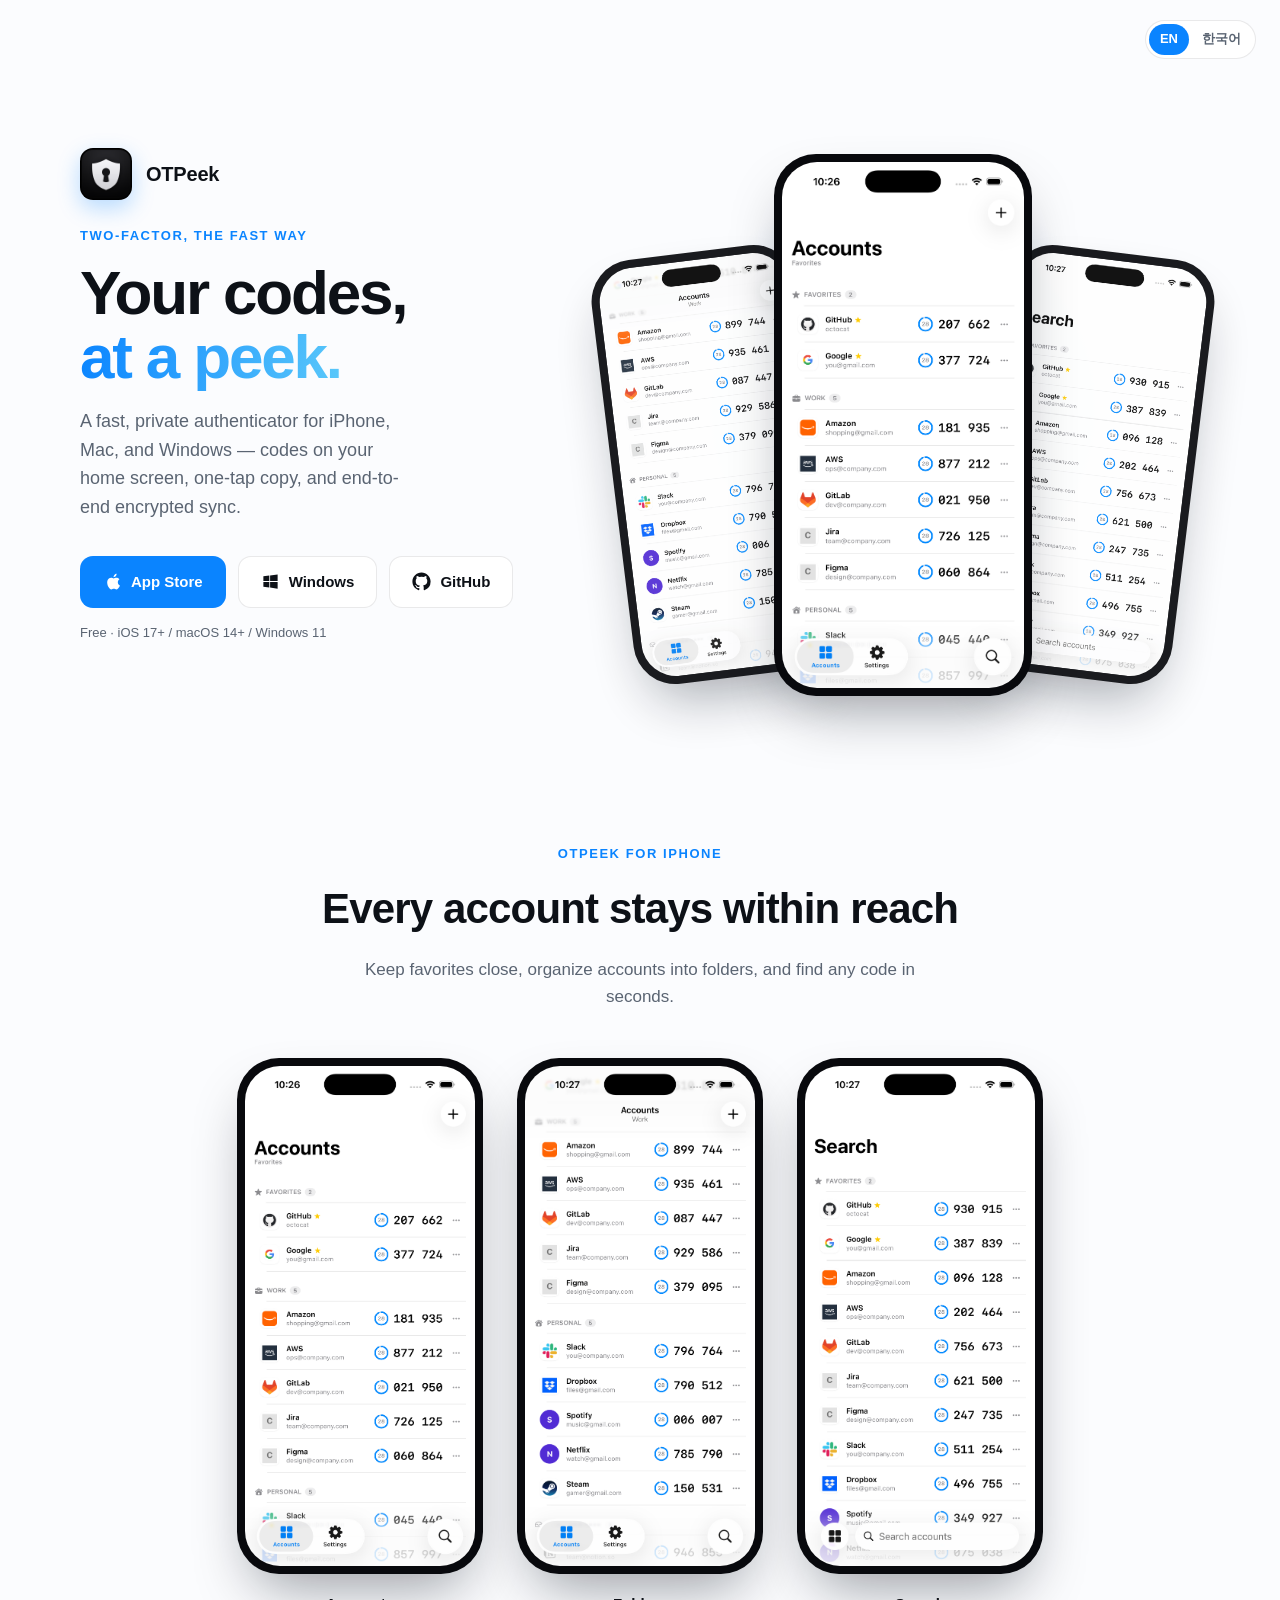
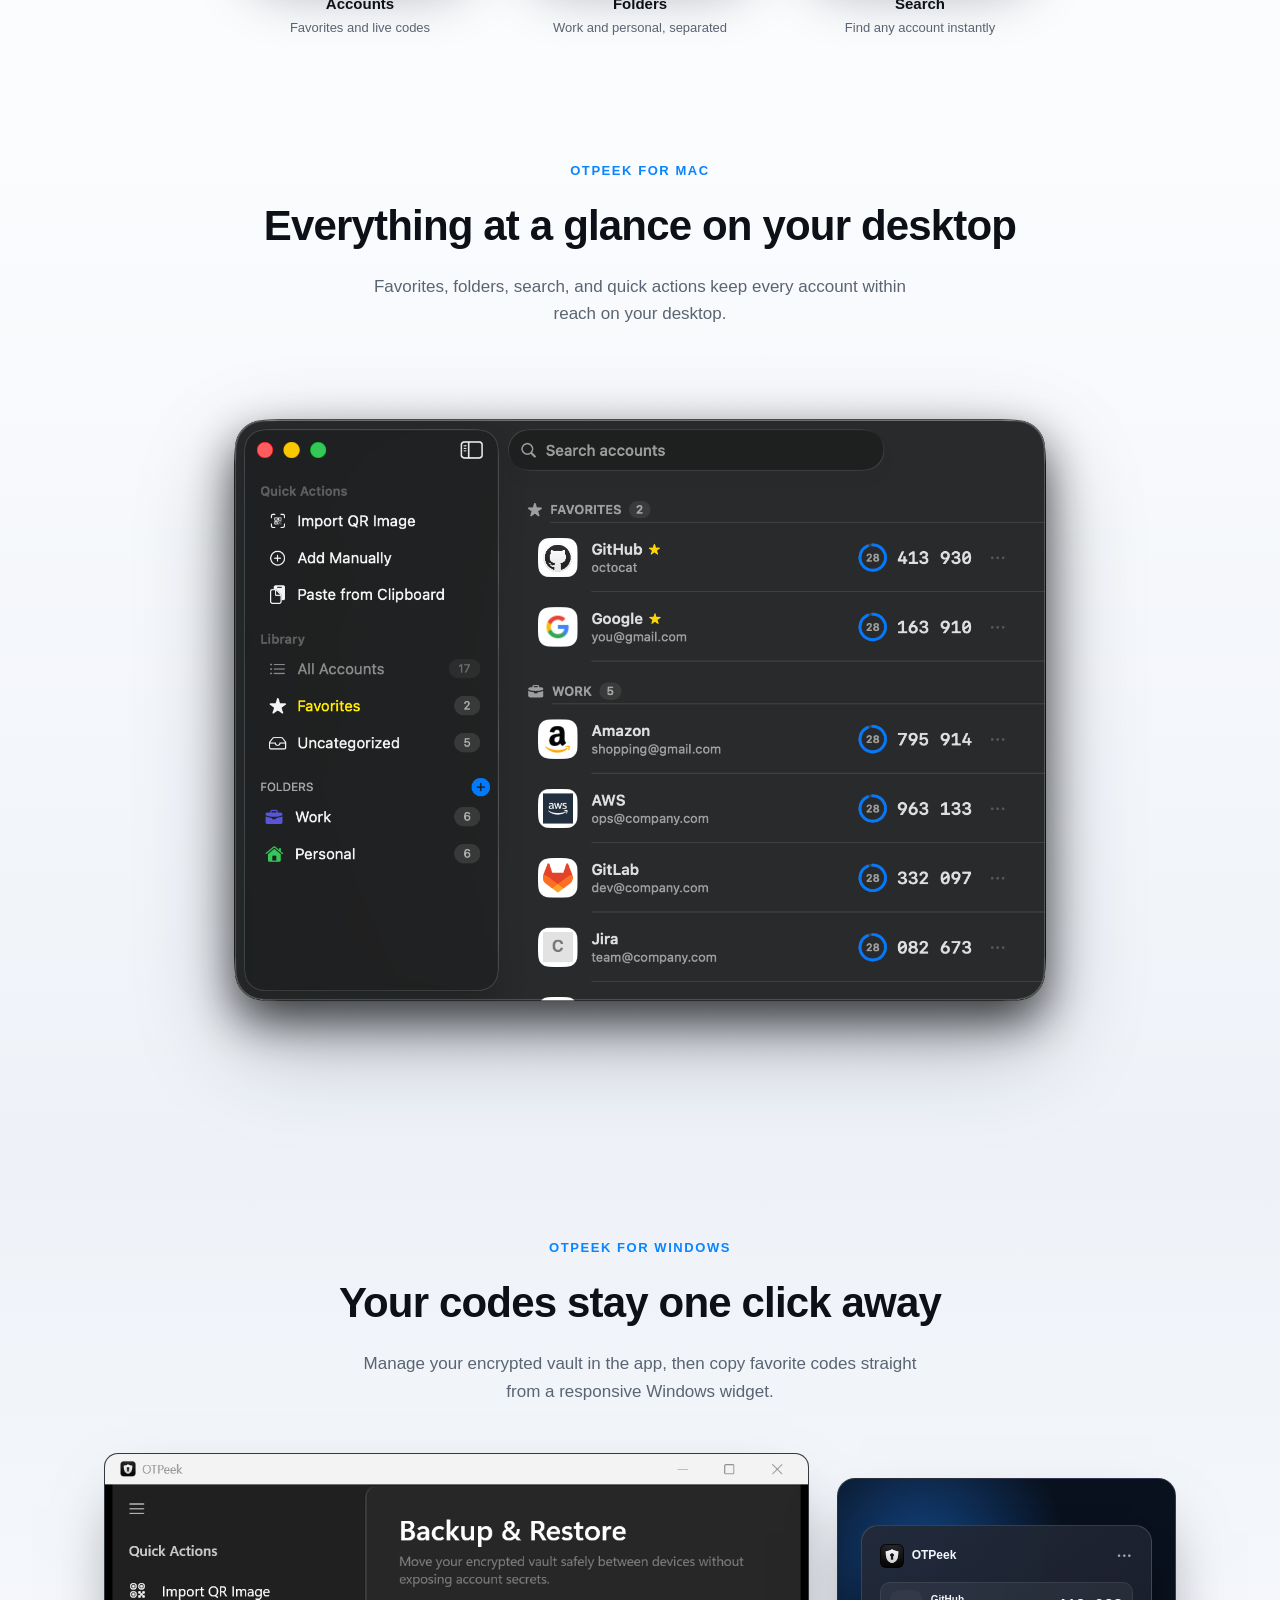
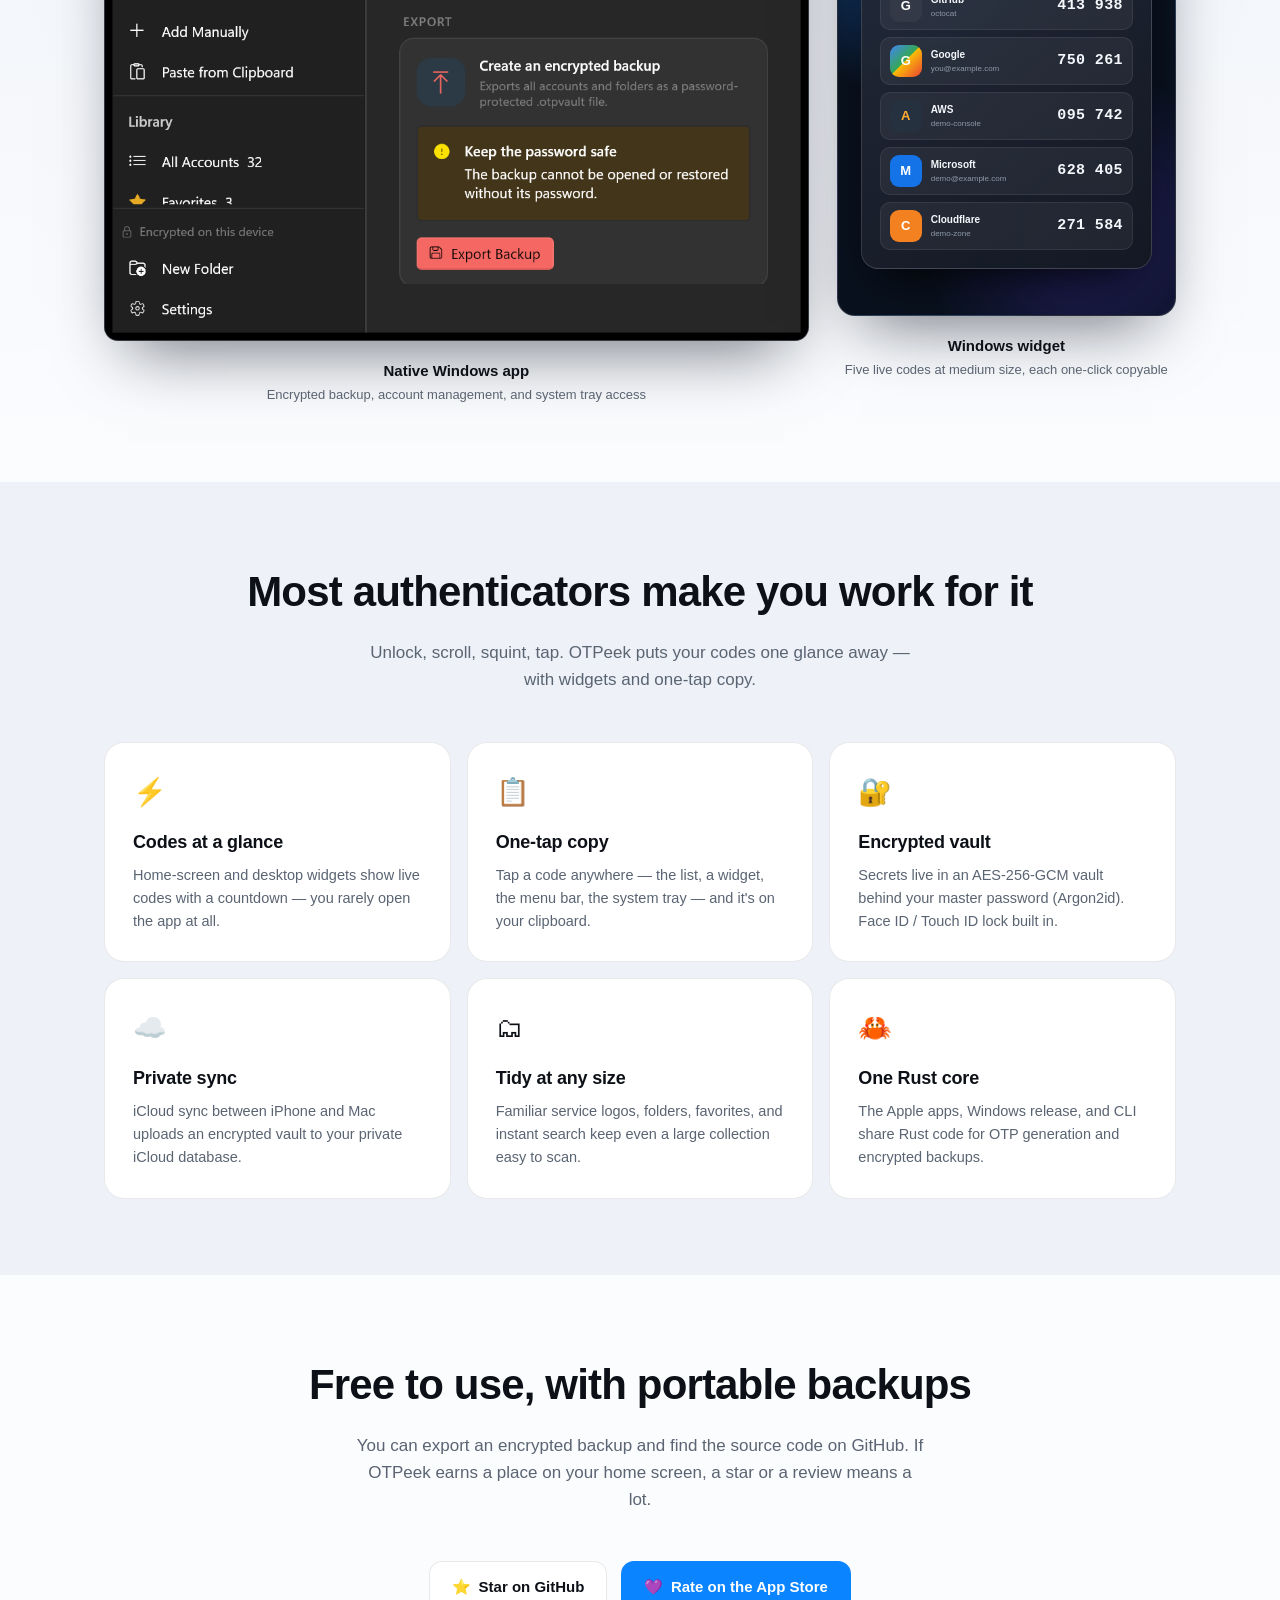
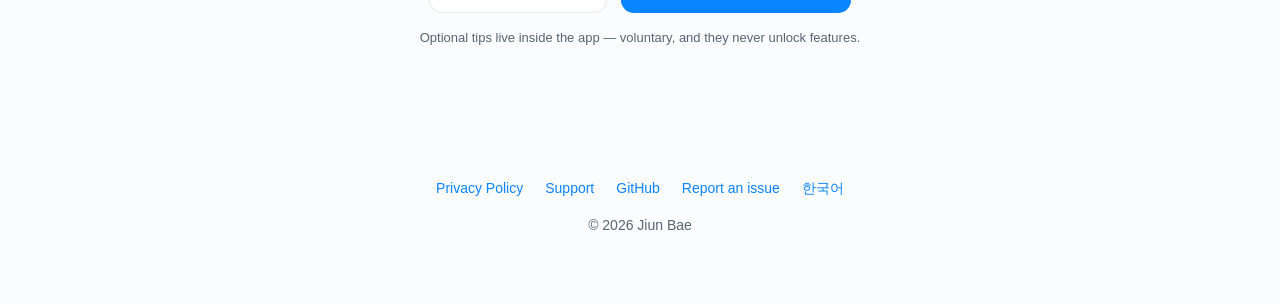
<file: website/index.html>
<!DOCTYPE html>
<html lang="en">
<head>
<meta charset="utf-8">
<meta name="viewport" content="width=device-width, initial-scale=1">
<title>OTPeek — Your codes, at a peek</title>
<meta name="description" content="OTPeek is a fast, private two-factor authentication app for iPhone, Mac, and Windows. Codes on your home screen, one-tap copy, encrypted sync — built on a shared Rust core.">
<meta property="og:title" content="OTPeek — Your codes, at a peek">
<meta property="og:description" content="Fast, private 2FA for iPhone, Mac, and Windows. Widgets, one-tap copy, end-to-end encrypted sync.">
<meta property="og:image" content="https://jiun.dev/OTPeek/assets/icon-512.png">
<meta property="og:url" content="https://jiun.dev/OTPeek/">
<link rel="icon" href="assets/icon-180.png">
<link rel="apple-touch-icon" href="assets/icon-180.png">
<link rel="alternate" hreflang="ko" href="https://jiun.dev/OTPeek/ko/">
<link rel="stylesheet" href="assets/site.css">
</head>
<body>

<nav class="lang"><a class="on" href="./">EN</a><a href="ko/">한국어</a></nav>

<header class="wrap hero">
  <div>
    <div class="brand">
      <img src="assets/icon-512.png" alt="OTPeek icon" width="52" height="52">
      <span>OTPeek</span>
    </div>
    <p class="eyebrow">Two-factor, the fast way</p>
    <h1>Your codes,<br><span class="grad">at a peek.</span></h1>
    <p class="sub">A fast, private authenticator for iPhone, Mac, and Windows — codes on your home
       screen, one-tap copy, and end-to-end encrypted sync.</p>
    <div class="dl">
      <a class="btn primary" href="https://apps.apple.com/app/otpeek/id6787845951">
        <svg viewBox="0 0 24 24"><path d="M18.7 12.9c0-2.5 2-3.7 2.1-3.7-1.2-1.7-3-1.9-3.6-2-1.5-.2-3 .9-3.7.9-.8 0-2-.9-3.3-.9-1.7 0-3.2 1-4.1 2.5-1.7 3-.4 7.5 1.3 9.9.8 1.2 1.8 2.5 3.1 2.5 1.2-.1 1.7-.8 3.2-.8s1.9.8 3.3.8c1.3 0 2.2-1.2 3-2.4.9-1.4 1.3-2.7 1.3-2.8-.1 0-2.6-1-2.6-4zM16.2 5.2c.7-.8 1.1-1.9 1-3-1 0-2.1.7-2.8 1.5-.6.7-1.2 1.9-1 3 1 .1 2.1-.6 2.8-1.5z"/></svg>
        App Store</a>
      <a class="btn" href="https://github.com/jiunbae/OTPeek/releases/download/v2.0.1/OTPeek-Windows-x64-v2.0.1.zip">
        <svg viewBox="0 0 24 24"><path d="M3 5.5 10.5 4.4v7.1H3V5.5zm0 13 7.5 1.1v-7H3v5.9zm8.5 1.2 9.5 1.3v-8.5h-9.5v7.2zm0-15.4v7.2H21V3L11.5 4.3z"/></svg>
        Windows</a>
      <a class="btn" href="https://github.com/jiunbae/OTPeek">
        <svg viewBox="0 0 24 24"><path d="M12 .5C5.7.5.5 5.7.5 12c0 5.1 3.3 9.4 7.9 10.9.6.1.8-.3.8-.6v-2c-3.2.7-3.9-1.5-3.9-1.5-.5-1.3-1.3-1.7-1.3-1.7-1-.7.1-.7.1-.7 1.2.1 1.8 1.2 1.8 1.2 1 1.8 2.7 1.3 3.4 1 .1-.8.4-1.3.7-1.6-2.6-.3-5.3-1.3-5.3-5.7 0-1.3.4-2.3 1.2-3.1-.1-.3-.5-1.5.1-3.1 0 0 1-.3 3.2 1.2a11 11 0 0 1 5.8 0C17 4.7 18 5 18 5c.6 1.6.2 2.8.1 3.1.7.8 1.2 1.8 1.2 3.1 0 4.4-2.7 5.4-5.3 5.7.4.4.8 1.1.8 2.2v3.2c0 .3.2.7.8.6a11.5 11.5 0 0 0 7.9-10.9C23.5 5.7 18.3.5 12 .5z"/></svg>
        GitHub</a>
    </div>
    <p class="note">Free · iOS 17+ / macOS 14+ / Windows 11</p>
  </div>

  <div class="hero-devices" aria-label="OTPeek on iPhone">
    <figure class="phone phone-side phone-left" aria-hidden="true">
      <img src="assets/ios-folders.png" alt="" width="1206" height="2622">
    </figure>
    <figure class="phone phone-lead">
      <img src="assets/ios-list.png" alt="OTPeek on iPhone showing favorites and folder-grouped accounts" width="1206" height="2622">
    </figure>
    <figure class="phone phone-side phone-right" aria-hidden="true">
      <img src="assets/ios-search.png" alt="" width="1206" height="2622">
    </figure>
  </div>
</header>

<section class="screen-tour">
  <div class="wrap">
    <p class="eyebrow section-kicker">OTPeek for iPhone</p>
    <h2>Every account stays within reach</h2>
    <p class="lead">Keep favorites close, organize accounts into folders, and find any code in seconds.</p>
    <div class="phone-shots">
      <figure class="screen-shot">
        <div class="phone"><img src="assets/ios-list.png" alt="OTPeek iPhone account list with favorites and live codes" width="1206" height="2622" loading="lazy"></div>
        <figcaption><strong>Accounts</strong><span>Favorites and live codes</span></figcaption>
      </figure>
      <figure class="screen-shot">
        <div class="phone"><img src="assets/ios-folders.png" alt="OTPeek iPhone folder view with Work and Personal accounts" width="1206" height="2622" loading="lazy"></div>
        <figcaption><strong>Folders</strong><span>Work and personal, separated</span></figcaption>
      </figure>
      <figure class="screen-shot">
        <div class="phone"><img src="assets/ios-search.png" alt="OTPeek iPhone search screen with instant account results" width="1206" height="2622" loading="lazy"></div>
        <figcaption><strong>Search</strong><span>Find any account instantly</span></figcaption>
      </figure>
    </div>
  </div>
</section>

<section class="mac-tour">
  <div class="wrap">
    <p class="eyebrow section-kicker">OTPeek for Mac</p>
    <h2>Everything at a glance on your desktop</h2>
    <p class="lead">Favorites, folders, search, and quick actions keep every account within reach on your desktop.</p>
    <figure class="mac-screen">
      <img src="assets/mac-window.png" alt="OTPeek on Mac with favorites, folders, quick actions, and live codes" width="1624" height="1228" loading="lazy">
    </figure>
  </div>
</section>

<section class="windows-tour">
  <div class="wrap">
    <p class="eyebrow section-kicker">OTPeek for Windows</p>
    <h2>Your codes stay one click away</h2>
    <p class="lead">Manage your encrypted vault in the app, then copy favorite codes straight from a responsive Windows widget.</p>
    <div class="windows-showcase">
      <figure class="windows-product">
        <div class="windows-screenshot-frame">
          <img class="windows-screenshot" src="assets/windows-app.png"
               alt="OTPeek for Windows showing the Backup and Restore screen"
               width="1040" height="720" loading="lazy">
        </div>
        <figcaption><strong>Native Windows app</strong><span>Encrypted backup, account management, and system tray access</span></figcaption>
      </figure>

      <figure class="windows-product widget-product">
        <div class="windows-desktop" role="img" aria-label="OTPeek Windows widget showing five authentication codes that can be clicked to copy">
          <div class="windows-widget" aria-hidden="true">
            <div class="widget-heading"><span><img src="assets/icon-180.png" alt="" width="24" height="24">OTPeek</span><b>•••</b></div>
            <div class="widget-accounts">
              <div class="widget-account"><span class="windows-avatar github">G</span><span class="widget-name"><strong>GitHub</strong><small>octocat</small></span><span class="widget-code"><strong>413 938</strong></span></div>
              <div class="widget-account"><span class="windows-avatar google">G</span><span class="widget-name"><strong>Google</strong><small>you@example.com</small></span><span class="widget-code"><strong>750 261</strong></span></div>
              <div class="widget-account"><span class="windows-avatar aws">A</span><span class="widget-name"><strong>AWS</strong><small>demo-console</small></span><span class="widget-code"><strong>095 742</strong></span></div>
              <div class="widget-account"><span class="windows-avatar microsoft">M</span><span class="widget-name"><strong>Microsoft</strong><small>demo@example.com</small></span><span class="widget-code"><strong>628 405</strong></span></div>
              <div class="widget-account"><span class="windows-avatar cloudflare">C</span><span class="widget-name"><strong>Cloudflare</strong><small>demo-zone</small></span><span class="widget-code"><strong>271 584</strong></span></div>
            </div>
          </div>
        </div>
        <figcaption><strong>Windows widget</strong><span>Five live codes at medium size, each one-click copyable</span></figcaption>
      </figure>
    </div>
  </div>
</section>

<section class="alt">
  <div class="wrap">
    <h2>Most authenticators make you work for it</h2>
    <p class="lead">Unlock, scroll, squint, tap. OTPeek puts your codes one glance away — with widgets and one-tap copy.</p>
    <div class="grid">
      <div class="card-f"><div class="emoji">⚡️</div><h3>Codes at a glance</h3><p>Home-screen and desktop widgets show live codes with a countdown — you rarely open the app at all.</p></div>
      <div class="card-f"><div class="emoji">📋</div><h3>One-tap copy</h3><p>Tap a code anywhere — the list, a widget, the menu bar, the system tray — and it's on your clipboard.</p></div>
      <div class="card-f"><div class="emoji">🔐</div><h3>Encrypted vault</h3><p>Secrets live in an AES-256-GCM vault behind your master password (Argon2id). Face ID / Touch ID lock built in.</p></div>
      <div class="card-f"><div class="emoji">☁️</div><h3>Private sync</h3><p>iCloud sync between iPhone and Mac uploads an encrypted vault to your private iCloud database.</p></div>
      <div class="card-f"><div class="emoji">🗂</div><h3>Tidy at any size</h3><p>Familiar service logos, folders, favorites, and instant search keep even a large collection easy to scan.</p></div>
      <div class="card-f"><div class="emoji">🦀</div><h3>One Rust core</h3><p>The Apple apps, Windows release, and CLI share Rust code for OTP generation and encrypted backups.</p></div>
    </div>
  </div>
</section>

<section>
  <div class="wrap support">
    <h2>Free to use, with portable backups</h2>
    <p class="lead">You can export an encrypted backup and find the source code on GitHub.
       If OTPeek earns a place on your home screen, a star or a review means a lot.</p>
    <div class="strip">
      <a class="btn" href="https://github.com/jiunbae/OTPeek">⭐️&ensp;Star on GitHub</a>
      <a class="btn primary" href="https://apps.apple.com/app/otpeek/id6787845951">💜&ensp;Rate on the App Store</a>
    </div>
    <p class="note">Optional tips live inside the app — voluntary, and they never unlock features.</p>
  </div>
</section>

<footer>
  <nav>
    <a href="privacy.html">Privacy Policy</a>
    <a href="support.html">Support</a>
    <a href="https://github.com/jiunbae/OTPeek">GitHub</a>
    <a href="https://github.com/jiunbae/OTPeek/issues">Report an issue</a>
    <a href="ko/">한국어</a>
  </nav>
  © 2026 Jiun Bae
</footer>

</body>
</html>
</file>
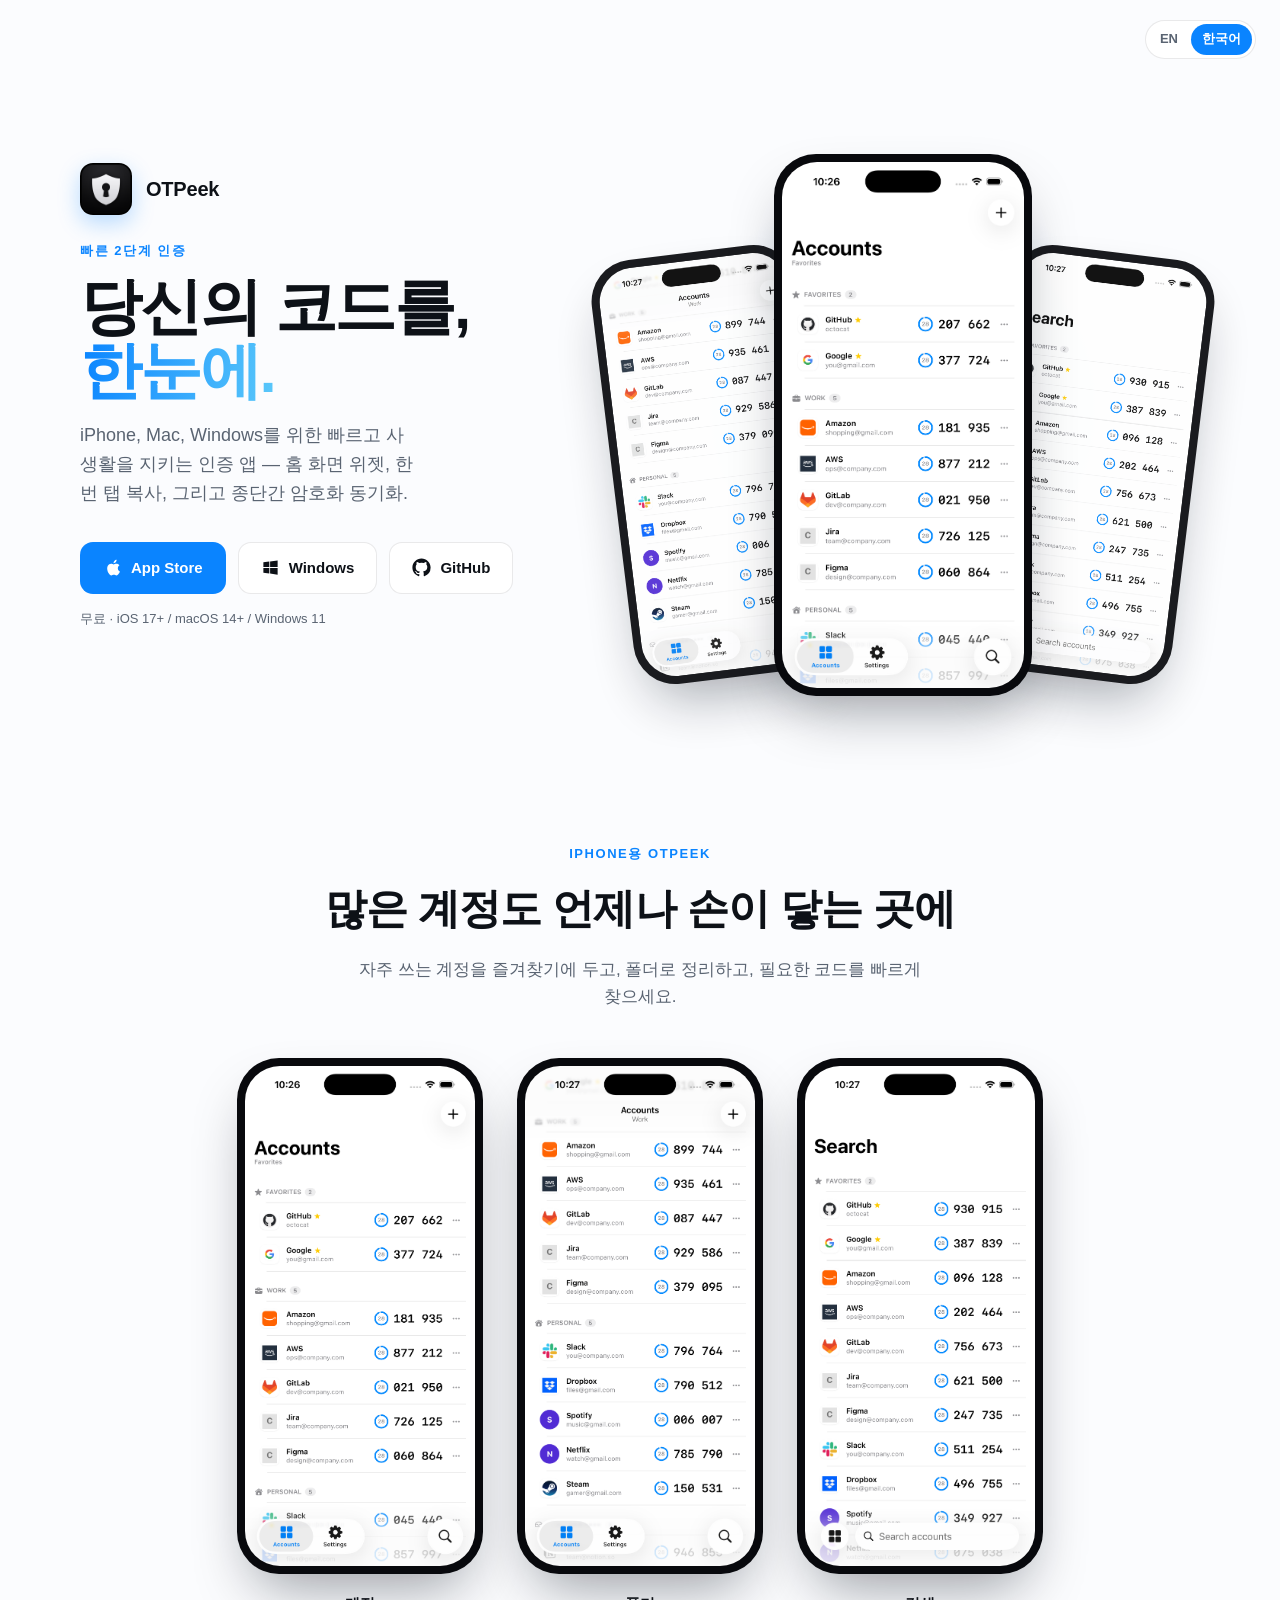
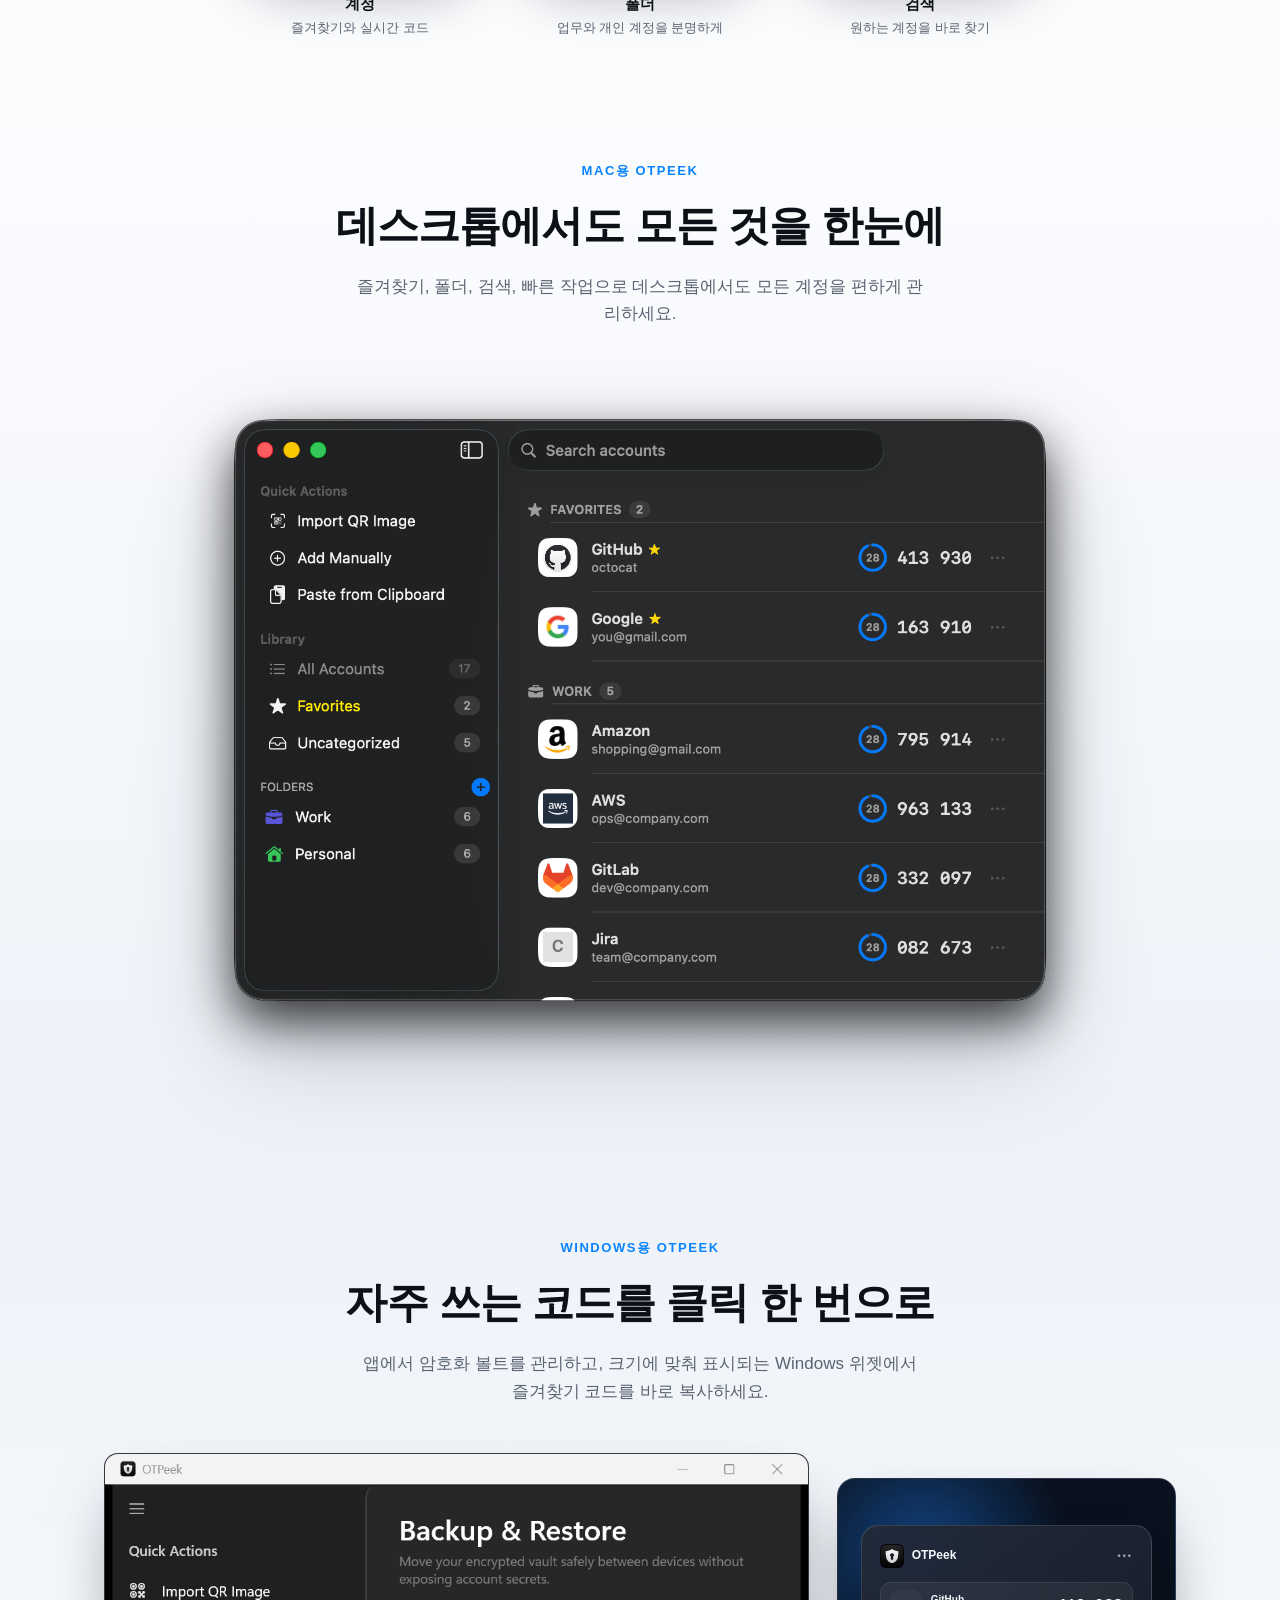
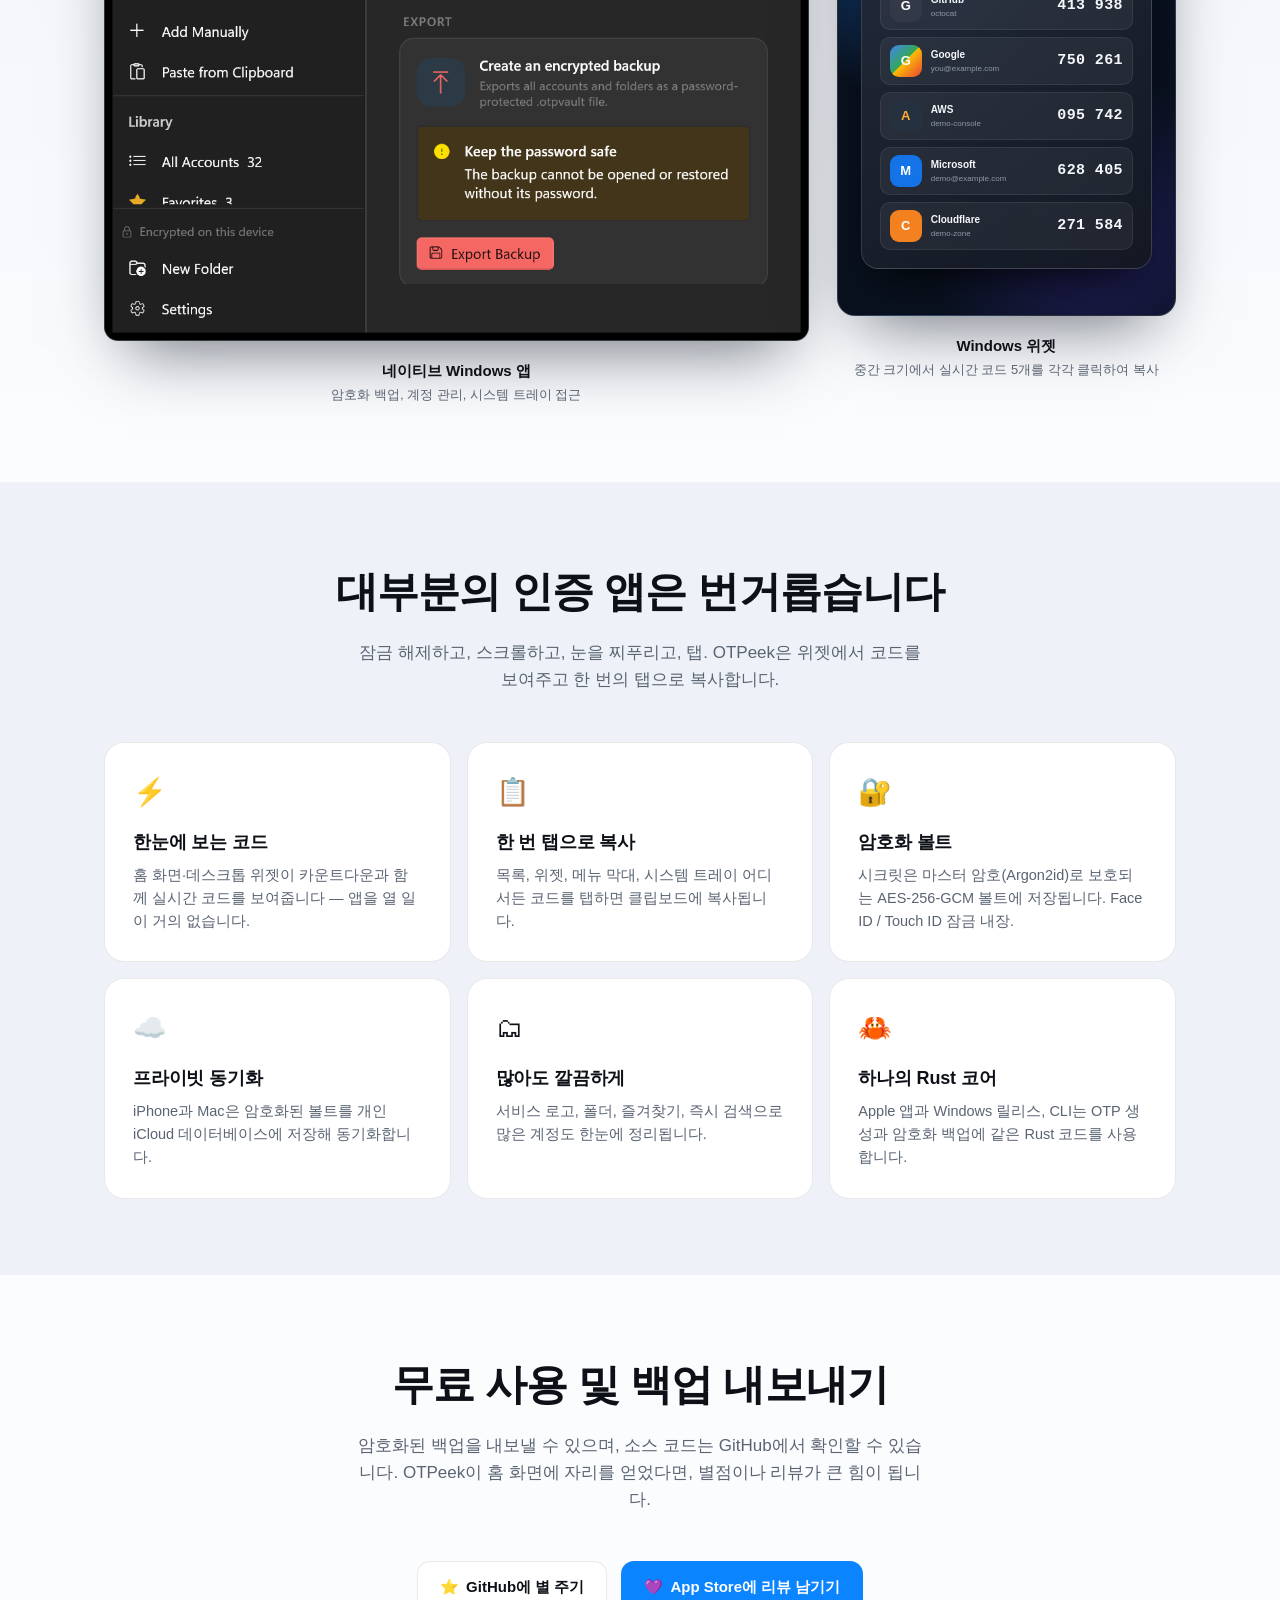
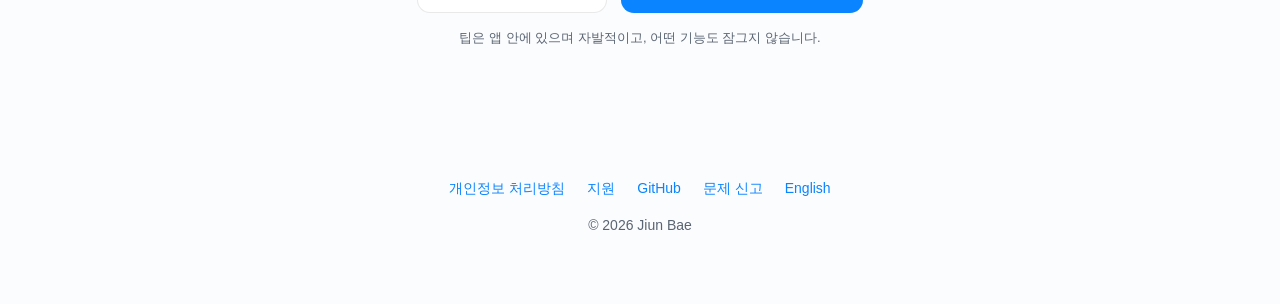
<file: website/ko/index.html>
<!DOCTYPE html>
<html lang="ko">
<head>
<meta charset="utf-8">
<meta name="viewport" content="width=device-width, initial-scale=1">
<title>OTPeek — 코드를 한눈에</title>
<meta name="description" content="OTPeek은 iPhone, Mac, Windows를 위한 빠르고 사생활을 지키는 2단계 인증 앱입니다. 홈 화면 위젯, 한 번 탭 복사, 암호화 동기화 — 하나의 Rust 코어 기반.">
<meta property="og:title" content="OTPeek — 코드를 한눈에">
<meta property="og:description" content="iPhone, Mac, Windows를 위한 빠르고 사생활을 지키는 2FA. 위젯, 한 번 탭 복사, 종단간 암호화 동기화.">
<meta property="og:image" content="https://jiun.dev/OTPeek/assets/icon-512.png">
<meta property="og:url" content="https://jiun.dev/OTPeek/ko/">
<link rel="icon" href="../assets/icon-180.png">
<link rel="apple-touch-icon" href="../assets/icon-180.png">
<link rel="alternate" hreflang="en" href="https://jiun.dev/OTPeek/">
<link rel="stylesheet" href="../assets/site.css">
</head>
<body>

<nav class="lang"><a href="../">EN</a><a class="on" href="./">한국어</a></nav>

<header class="wrap hero">
  <div>
    <div class="brand">
      <img src="../assets/icon-512.png" alt="OTPeek 아이콘" width="52" height="52">
      <span>OTPeek</span>
    </div>
    <p class="eyebrow">빠른 2단계 인증</p>
    <h1>당신의 코드를,<br><span class="grad">한눈에.</span></h1>
    <p class="sub">iPhone, Mac, Windows를 위한 빠르고 사생활을 지키는 인증 앱 — 홈 화면 위젯, 한 번 탭
       복사, 그리고 종단간 암호화 동기화.</p>
    <div class="dl">
      <a class="btn primary" href="https://apps.apple.com/kr/app/otpeek/id6787845951">
        <svg viewBox="0 0 24 24"><path d="M18.7 12.9c0-2.5 2-3.7 2.1-3.7-1.2-1.7-3-1.9-3.6-2-1.5-.2-3 .9-3.7.9-.8 0-2-.9-3.3-.9-1.7 0-3.2 1-4.1 2.5-1.7 3-.4 7.5 1.3 9.9.8 1.2 1.8 2.5 3.1 2.5 1.2-.1 1.7-.8 3.2-.8s1.9.8 3.3.8c1.3 0 2.2-1.2 3-2.4.9-1.4 1.3-2.7 1.3-2.8-.1 0-2.6-1-2.6-4zM16.2 5.2c.7-.8 1.1-1.9 1-3-1 0-2.1.7-2.8 1.5-.6.7-1.2 1.9-1 3 1 .1 2.1-.6 2.8-1.5z"/></svg>
        App Store</a>
      <a class="btn" href="https://github.com/jiunbae/OTPeek/releases/download/v2.0.1/OTPeek-Windows-x64-v2.0.1.zip">
        <svg viewBox="0 0 24 24"><path d="M3 5.5 10.5 4.4v7.1H3V5.5zm0 13 7.5 1.1v-7H3v5.9zm8.5 1.2 9.5 1.3v-8.5h-9.5v7.2zm0-15.4v7.2H21V3L11.5 4.3z"/></svg>
        Windows</a>
      <a class="btn" href="https://github.com/jiunbae/OTPeek">
        <svg viewBox="0 0 24 24"><path d="M12 .5C5.7.5.5 5.7.5 12c0 5.1 3.3 9.4 7.9 10.9.6.1.8-.3.8-.6v-2c-3.2.7-3.9-1.5-3.9-1.5-.5-1.3-1.3-1.7-1.3-1.7-1-.7.1-.7.1-.7 1.2.1 1.8 1.2 1.8 1.2 1 1.8 2.7 1.3 3.4 1 .1-.8.4-1.3.7-1.6-2.6-.3-5.3-1.3-5.3-5.7 0-1.3.4-2.3 1.2-3.1-.1-.3-.5-1.5.1-3.1 0 0 1-.3 3.2 1.2a11 11 0 0 1 5.8 0C17 4.7 18 5 18 5c.6 1.6.2 2.8.1 3.1.7.8 1.2 1.8 1.2 3.1 0 4.4-2.7 5.4-5.3 5.7.4.4.8 1.1.8 2.2v3.2c0 .3.2.7.8.6a11.5 11.5 0 0 0 7.9-10.9C23.5 5.7 18.3.5 12 .5z"/></svg>
        GitHub</a>
    </div>
    <p class="note">무료 · iOS 17+ / macOS 14+ / Windows 11</p>
  </div>

  <div class="hero-devices" aria-label="iPhone용 OTPeek">
    <figure class="phone phone-side phone-left" aria-hidden="true">
      <img src="../assets/ios-folders.png" alt="" width="1206" height="2622">
    </figure>
    <figure class="phone phone-lead">
      <img src="../assets/ios-list.png" alt="즐겨찾기와 폴더별 계정이 보이는 iPhone용 OTPeek" width="1206" height="2622">
    </figure>
    <figure class="phone phone-side phone-right" aria-hidden="true">
      <img src="../assets/ios-search.png" alt="" width="1206" height="2622">
    </figure>
  </div>
</header>

<section class="screen-tour">
  <div class="wrap">
    <p class="eyebrow section-kicker">iPhone용 OTPeek</p>
    <h2>많은 계정도 언제나 손이 닿는 곳에</h2>
    <p class="lead">자주 쓰는 계정을 즐겨찾기에 두고, 폴더로 정리하고, 필요한 코드를 빠르게 찾으세요.</p>
    <div class="phone-shots">
      <figure class="screen-shot">
        <div class="phone"><img src="../assets/ios-list.png" alt="즐겨찾기와 실시간 코드가 보이는 OTPeek iPhone 계정 목록" width="1206" height="2622" loading="lazy"></div>
        <figcaption><strong>계정</strong><span>즐겨찾기와 실시간 코드</span></figcaption>
      </figure>
      <figure class="screen-shot">
        <div class="phone"><img src="../assets/ios-folders.png" alt="업무와 개인 계정이 나뉜 OTPeek iPhone 폴더 화면" width="1206" height="2622" loading="lazy"></div>
        <figcaption><strong>폴더</strong><span>업무와 개인 계정을 분명하게</span></figcaption>
      </figure>
      <figure class="screen-shot">
        <div class="phone"><img src="../assets/ios-search.png" alt="계정 결과를 즉시 보여주는 OTPeek iPhone 검색 화면" width="1206" height="2622" loading="lazy"></div>
        <figcaption><strong>검색</strong><span>원하는 계정을 바로 찾기</span></figcaption>
      </figure>
    </div>
  </div>
</section>

<section class="mac-tour">
  <div class="wrap">
    <p class="eyebrow section-kicker">Mac용 OTPeek</p>
    <h2>데스크톱에서도 모든 것을 한눈에</h2>
    <p class="lead">즐겨찾기, 폴더, 검색, 빠른 작업으로 데스크톱에서도 모든 계정을 편하게 관리하세요.</p>
    <figure class="mac-screen">
      <img src="../assets/mac-window.png" alt="즐겨찾기, 폴더, 빠른 작업과 실시간 코드가 보이는 Mac용 OTPeek" width="1624" height="1228" loading="lazy">
    </figure>
  </div>
</section>

<section class="windows-tour">
  <div class="wrap">
    <p class="eyebrow section-kicker">Windows용 OTPeek</p>
    <h2>자주 쓰는 코드를 클릭 한 번으로</h2>
    <p class="lead">앱에서 암호화 볼트를 관리하고, 크기에 맞춰 표시되는 Windows 위젯에서 즐겨찾기 코드를 바로 복사하세요.</p>
    <div class="windows-showcase">
      <figure class="windows-product">
        <div class="windows-screenshot-frame">
          <img class="windows-screenshot" src="../assets/windows-app.png"
               alt="백업 및 복원 화면을 표시한 Windows용 OTPeek"
               width="1040" height="720" loading="lazy">
        </div>
        <figcaption><strong>네이티브 Windows 앱</strong><span>암호화 백업, 계정 관리, 시스템 트레이 접근</span></figcaption>
      </figure>

      <figure class="windows-product widget-product">
        <div class="windows-desktop" role="img" aria-label="클릭해 복사할 수 있는 인증 코드 5개가 보이는 OTPeek Windows 위젯">
          <div class="windows-widget" aria-hidden="true">
            <div class="widget-heading"><span><img src="../assets/icon-180.png" alt="" width="24" height="24">OTPeek</span><b>•••</b></div>
            <div class="widget-accounts">
              <div class="widget-account"><span class="windows-avatar github">G</span><span class="widget-name"><strong>GitHub</strong><small>octocat</small></span><span class="widget-code"><strong>413 938</strong></span></div>
              <div class="widget-account"><span class="windows-avatar google">G</span><span class="widget-name"><strong>Google</strong><small>you@example.com</small></span><span class="widget-code"><strong>750 261</strong></span></div>
              <div class="widget-account"><span class="windows-avatar aws">A</span><span class="widget-name"><strong>AWS</strong><small>demo-console</small></span><span class="widget-code"><strong>095 742</strong></span></div>
              <div class="widget-account"><span class="windows-avatar microsoft">M</span><span class="widget-name"><strong>Microsoft</strong><small>demo@example.com</small></span><span class="widget-code"><strong>628 405</strong></span></div>
              <div class="widget-account"><span class="windows-avatar cloudflare">C</span><span class="widget-name"><strong>Cloudflare</strong><small>demo-zone</small></span><span class="widget-code"><strong>271 584</strong></span></div>
            </div>
          </div>
        </div>
        <figcaption><strong>Windows 위젯</strong><span>중간 크기에서 실시간 코드 5개를 각각 클릭하여 복사</span></figcaption>
      </figure>
    </div>
  </div>
</section>

<section class="alt">
  <div class="wrap">
    <h2>대부분의 인증 앱은 번거롭습니다</h2>
    <p class="lead">잠금 해제하고, 스크롤하고, 눈을 찌푸리고, 탭. OTPeek은 위젯에서 코드를 보여주고 한 번의 탭으로 복사합니다.</p>
    <div class="grid">
      <div class="card-f"><div class="emoji">⚡️</div><h3>한눈에 보는 코드</h3><p>홈 화면·데스크톱 위젯이 카운트다운과 함께 실시간 코드를 보여줍니다 — 앱을 열 일이 거의 없습니다.</p></div>
      <div class="card-f"><div class="emoji">📋</div><h3>한 번 탭으로 복사</h3><p>목록, 위젯, 메뉴 막대, 시스템 트레이 어디서든 코드를 탭하면 클립보드에 복사됩니다.</p></div>
      <div class="card-f"><div class="emoji">🔐</div><h3>암호화 볼트</h3><p>시크릿은 마스터 암호(Argon2id)로 보호되는 AES-256-GCM 볼트에 저장됩니다. Face ID / Touch ID 잠금 내장.</p></div>
      <div class="card-f"><div class="emoji">☁️</div><h3>프라이빗 동기화</h3><p>iPhone과 Mac은 암호화된 볼트를 개인 iCloud 데이터베이스에 저장해 동기화합니다.</p></div>
      <div class="card-f"><div class="emoji">🗂</div><h3>많아도 깔끔하게</h3><p>서비스 로고, 폴더, 즐겨찾기, 즉시 검색으로 많은 계정도 한눈에 정리됩니다.</p></div>
      <div class="card-f"><div class="emoji">🦀</div><h3>하나의 Rust 코어</h3><p>Apple 앱과 Windows 릴리스, CLI는 OTP 생성과 암호화 백업에 같은 Rust 코드를 사용합니다.</p></div>
    </div>
  </div>
</section>

<section>
  <div class="wrap support">
    <h2>무료 사용 및 백업 내보내기</h2>
    <p class="lead">암호화된 백업을 내보낼 수 있으며, 소스 코드는 GitHub에서 확인할 수 있습니다.
       OTPeek이 홈 화면에 자리를 얻었다면, 별점이나 리뷰가 큰 힘이 됩니다.</p>
    <div class="strip">
      <a class="btn" href="https://github.com/jiunbae/OTPeek">⭐️&ensp;GitHub에 별 주기</a>
      <a class="btn primary" href="https://apps.apple.com/kr/app/otpeek/id6787845951">💜&ensp;App Store에 리뷰 남기기</a>
    </div>
    <p class="note">팁은 앱 안에 있으며 자발적이고, 어떤 기능도 잠그지 않습니다.</p>
  </div>
</section>

<footer>
  <nav>
    <a href="privacy.html">개인정보 처리방침</a>
    <a href="support.html">지원</a>
    <a href="https://github.com/jiunbae/OTPeek">GitHub</a>
    <a href="https://github.com/jiunbae/OTPeek/issues">문제 신고</a>
    <a href="../">English</a>
  </nav>
  © 2026 Jiun Bae
</footer>

</body>
</html>
</file>
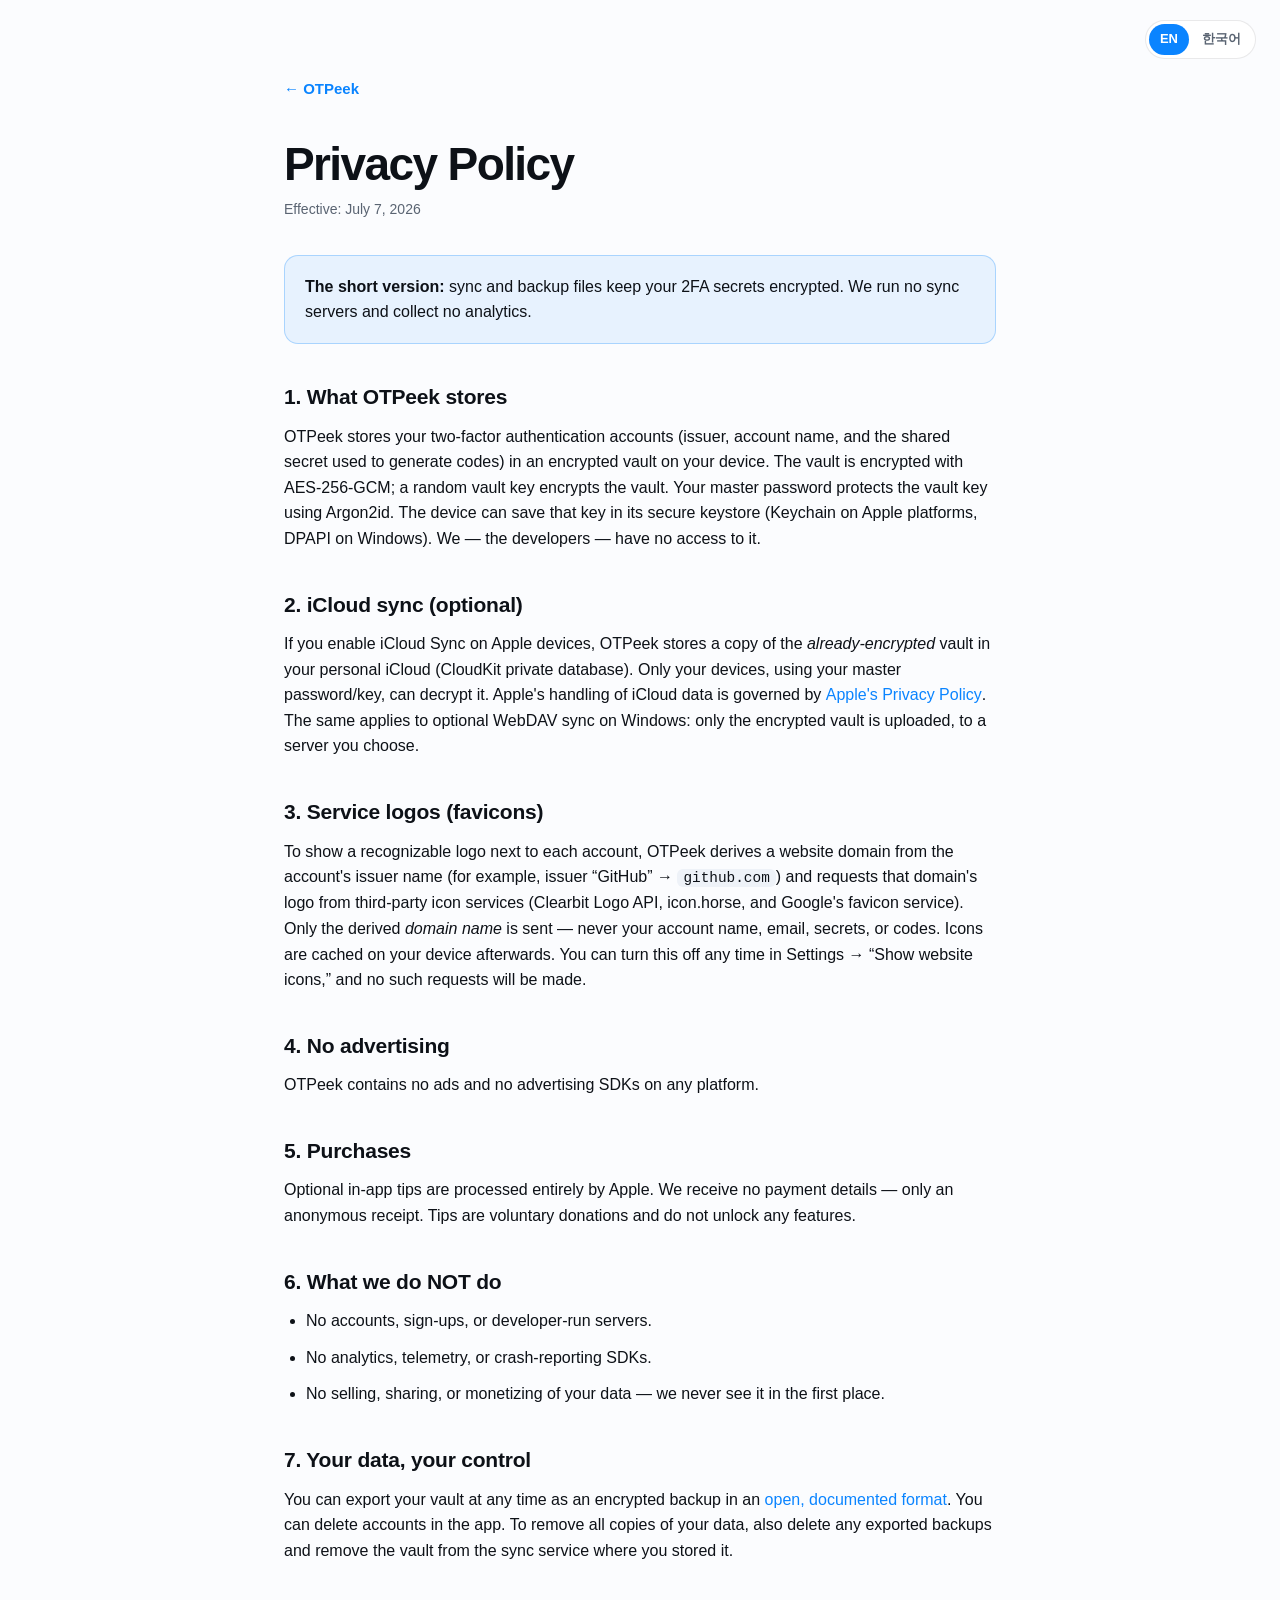
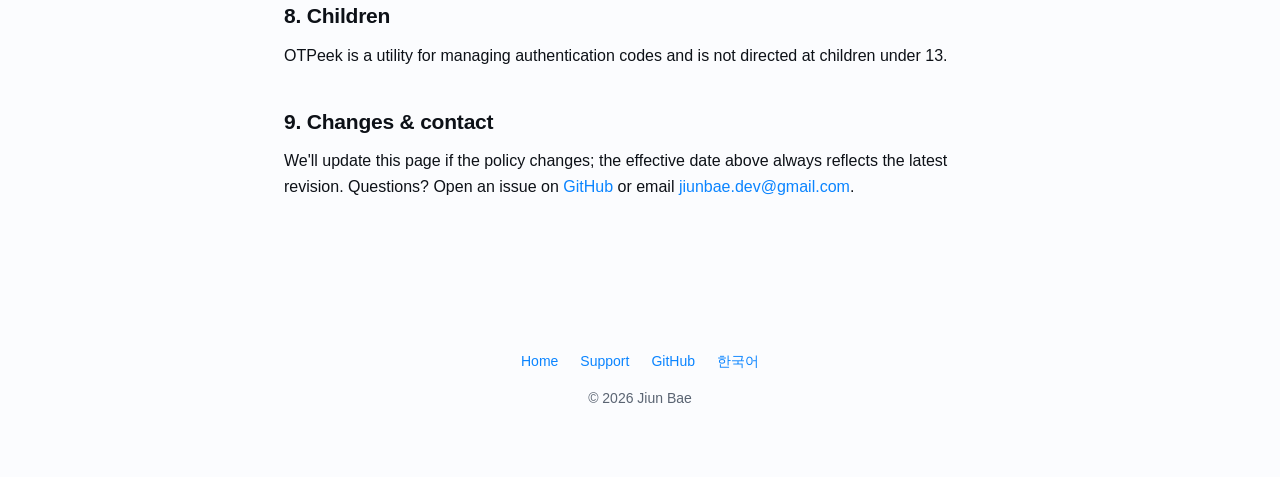
<file: website/privacy.html>
<!DOCTYPE html>
<html lang="en">
<head>
<meta charset="utf-8">
<meta name="viewport" content="width=device-width, initial-scale=1">
<title>Privacy Policy — OTPeek</title>
<meta name="description" content="OTPeek privacy policy — your 2FA secrets never leave your device unencrypted; no servers, no analytics.">
<link rel="icon" href="assets/icon-180.png">
<link rel="alternate" hreflang="ko" href="https://jiun.dev/OTPeek/ko/privacy.html">
<link rel="stylesheet" href="assets/site.css">
</head>
<body>

<nav class="lang"><a class="on" href="privacy.html">EN</a><a href="ko/privacy.html">한국어</a></nav>

<div class="doc">
  <a class="back" href="./">← OTPeek</a>
  <h1>Privacy Policy</h1>
  <p class="updated">Effective: July 7, 2026</p>

  <div class="tldr">
    <strong>The short version:</strong> sync and backup files keep your 2FA secrets encrypted.
    We run no sync servers and collect no analytics.
  </div>

  <h2>1. What OTPeek stores</h2>
  <p>OTPeek stores your two-factor authentication accounts (issuer, account name, and the shared
     secret used to generate codes) in an encrypted vault on your device. The vault is encrypted with
     AES-256-GCM; a random vault key encrypts the vault. Your master password protects the vault key
     using Argon2id. The device can save that key in its secure keystore (Keychain on Apple
     platforms, DPAPI on Windows). We — the developers —
     have no access to it.</p>

  <h2>2. iCloud sync (optional)</h2>
  <p>If you enable iCloud Sync on Apple devices, OTPeek stores a copy of the <em>already-encrypted</em>
     vault in your personal iCloud (CloudKit private database). Only your devices, using your master
     password/key, can decrypt it. Apple's handling of iCloud data is governed by
     <a href="https://www.apple.com/legal/privacy/">Apple's Privacy Policy</a>. The same applies to
     optional WebDAV sync on Windows: only the encrypted vault is uploaded, to a server you choose.</p>

  <h2>3. Service logos (favicons)</h2>
  <p>To show a recognizable logo next to each account, OTPeek derives a website domain from the
     account's issuer name (for example, issuer “GitHub” → <code>github.com</code>) and requests that
     domain's logo from third-party icon services (Clearbit Logo API, icon.horse, and Google's favicon
     service). Only the derived <em>domain name</em> is sent — never your account name, email, secrets,
     or codes. Icons are cached on your device afterwards. You can turn this off any time in
     Settings → “Show website icons,” and no such requests will be made.</p>

  <h2>4. No advertising</h2>
  <p>OTPeek contains no ads and no advertising SDKs on any platform.</p>

  <h2>5. Purchases</h2>
  <p>Optional in-app tips are processed entirely by Apple. We receive no payment details — only an
     anonymous receipt. Tips are voluntary donations and do not unlock any features.</p>

  <h2>6. What we do NOT do</h2>
  <ul>
    <li>No accounts, sign-ups, or developer-run servers.</li>
    <li>No analytics, telemetry, or crash-reporting SDKs.</li>
    <li>No selling, sharing, or monetizing of your data — we never see it in the first place.</li>
  </ul>

  <h2>7. Your data, your control</h2>
  <p>You can export your vault at any time as an encrypted backup in an
     <a href="https://github.com/jiunbae/OTPeek/blob/main/docs/ARCHITECTURE.md">open, documented format</a>.
     You can delete accounts in the app. To remove all copies of your data, also delete any
     exported backups and remove the vault from the sync service where you stored it.</p>

  <h2>8. Children</h2>
  <p>OTPeek is a utility for managing authentication codes and is not directed at children under 13.</p>

  <h2>9. Changes &amp; contact</h2>
  <p>We'll update this page if the policy changes; the effective date above always reflects the latest
     revision. Questions? Open an issue on
     <a href="https://github.com/jiunbae/OTPeek/issues">GitHub</a> or email
     <a href="mailto:jiunbae.dev@gmail.com">jiunbae.dev@gmail.com</a>.</p>
</div>

<footer>
  <nav>
    <a href="./">Home</a>
    <a href="support.html">Support</a>
    <a href="https://github.com/jiunbae/OTPeek">GitHub</a>
    <a href="ko/privacy.html">한국어</a>
  </nav>
  © 2026 Jiun Bae
</footer>

</body>
</html>
</file>
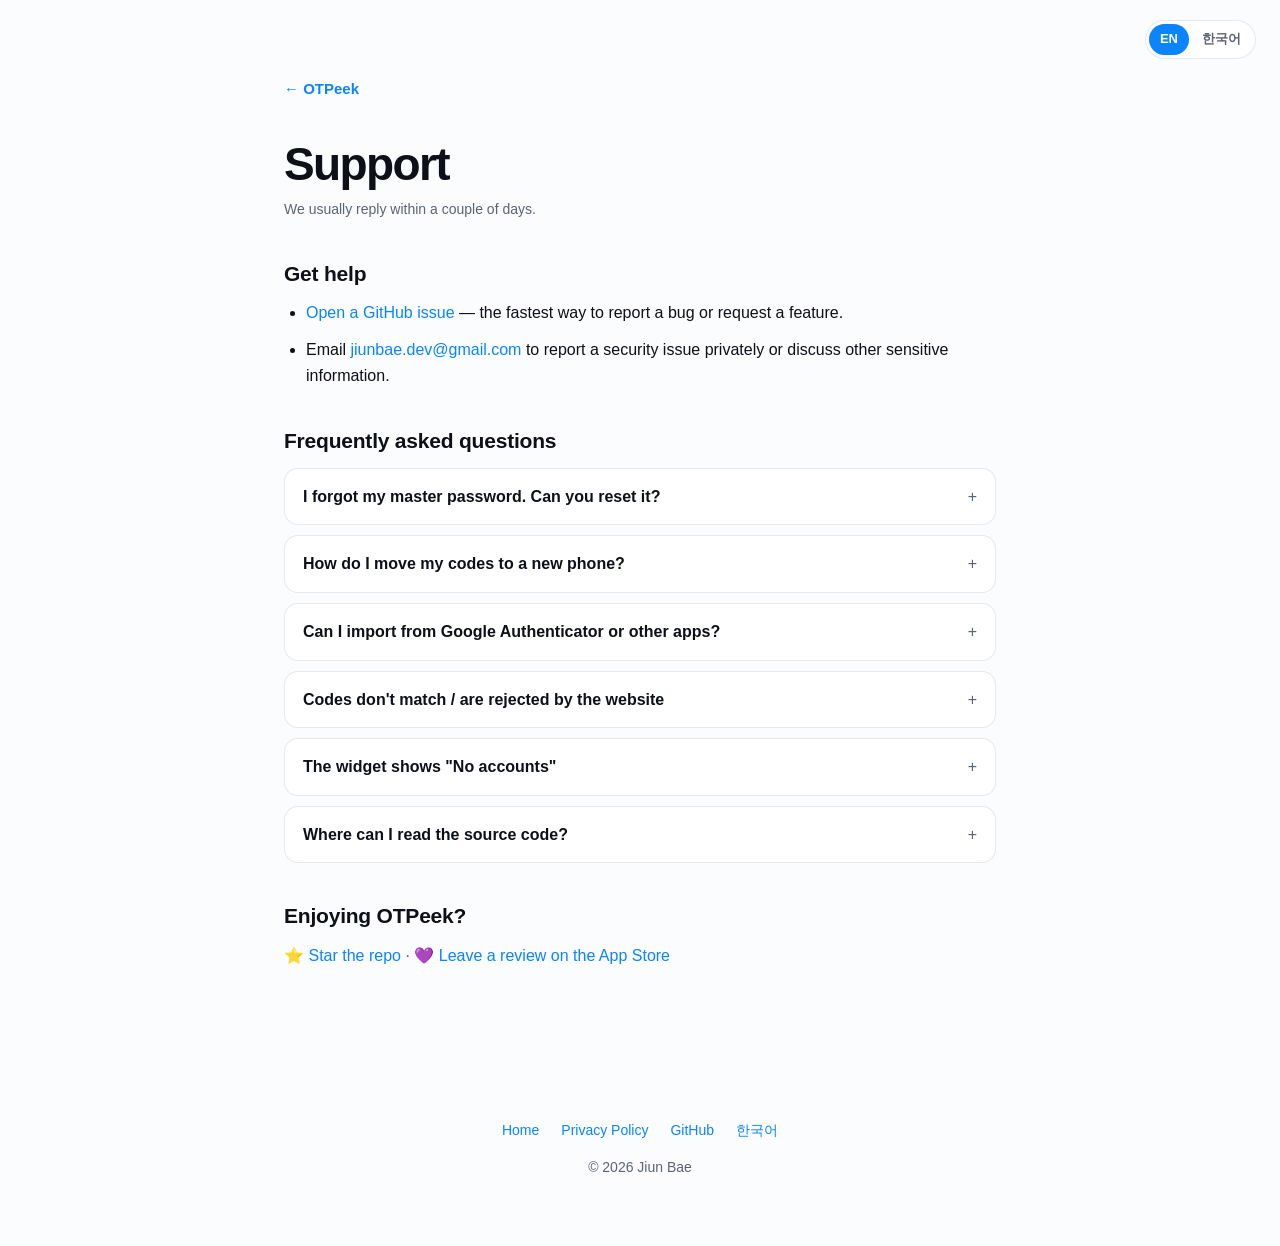
<file: website/support.html>
<!DOCTYPE html>
<html lang="en">
<head>
<meta charset="utf-8">
<meta name="viewport" content="width=device-width, initial-scale=1">
<title>Support — OTPeek</title>
<meta name="description" content="Get help with OTPeek — FAQs, contact, and how to move or import your two-factor codes.">
<link rel="icon" href="assets/icon-180.png">
<link rel="alternate" hreflang="ko" href="https://jiun.dev/OTPeek/ko/support.html">
<link rel="stylesheet" href="assets/site.css">
</head>
<body>

<nav class="lang"><a class="on" href="support.html">EN</a><a href="ko/support.html">한국어</a></nav>

<div class="doc">
  <a class="back" href="./">← OTPeek</a>
  <h1>Support</h1>
  <p class="updated">We usually reply within a couple of days.</p>

  <h2>Get help</h2>
  <ul>
    <li><a href="https://github.com/jiunbae/OTPeek/issues">Open a GitHub issue</a> — the fastest way to report a bug or request a feature.</li>
    <li>Email <a href="mailto:jiunbae.dev@gmail.com">jiunbae.dev@gmail.com</a> to report a security issue privately or discuss other sensitive information.</li>
  </ul>

  <h2>Frequently asked questions</h2>

  <details><summary>I forgot my master password. Can you reset it?</summary>
    <p>We cannot recover your master password. If you can still open the vault on another device,
       export an encrypted backup there and choose a backup password. Use that password to
       open the backup on your new device.</p></details>

  <details><summary>How do I move my codes to a new phone?</summary>
    <p>Enable iCloud Sync on your existing device, then choose Restore from iCloud on your new
       device and enter the vault master password. You can also export an encrypted backup
       (Settings → Export Encrypted Backup), AirDrop or copy the <code>.otpvault</code> file to the new
       device, and open it with OTPeek.</p></details>

  <details><summary>Can I import from Google Authenticator or other apps?</summary>
    <p>Yes — scan the QR codes from Google Authenticator's "Transfer accounts" export
       (<code>otpauth-migration</code> links are supported), scan any standard <code>otpauth://</code> QR,
       or add secrets manually.</p></details>

  <details><summary>Codes don't match / are rejected by the website</summary>
    <p>TOTP codes depend on the clock. Make sure your device time is set automatically — a drift of more
       than about 30 seconds produces wrong codes.</p></details>

  <details><summary>The widget shows "No accounts"</summary>
    <p>Open the app once after installing so the widget can read the shared vault, and check that the
       account you want is favorited (widgets show favorites first).</p></details>

  <details><summary>Where can I read the source code?</summary>
    <p>The source code is on
       <a href="https://github.com/jiunbae/OTPeek">github.com/jiunbae/OTPeek</a>.</p></details>

  <h2>Enjoying OTPeek?</h2>
  <p class="muted">⭐️ <a href="https://github.com/jiunbae/OTPeek">Star the repo</a> ·
     💜 <a href="https://apps.apple.com/app/otpeek/id6787845951">Leave a review on the App Store</a></p>
</div>

<footer>
  <nav>
    <a href="./">Home</a>
    <a href="privacy.html">Privacy Policy</a>
    <a href="https://github.com/jiunbae/OTPeek">GitHub</a>
    <a href="ko/support.html">한국어</a>
  </nav>
  © 2026 Jiun Bae
</footer>

</body>
</html>
</file>
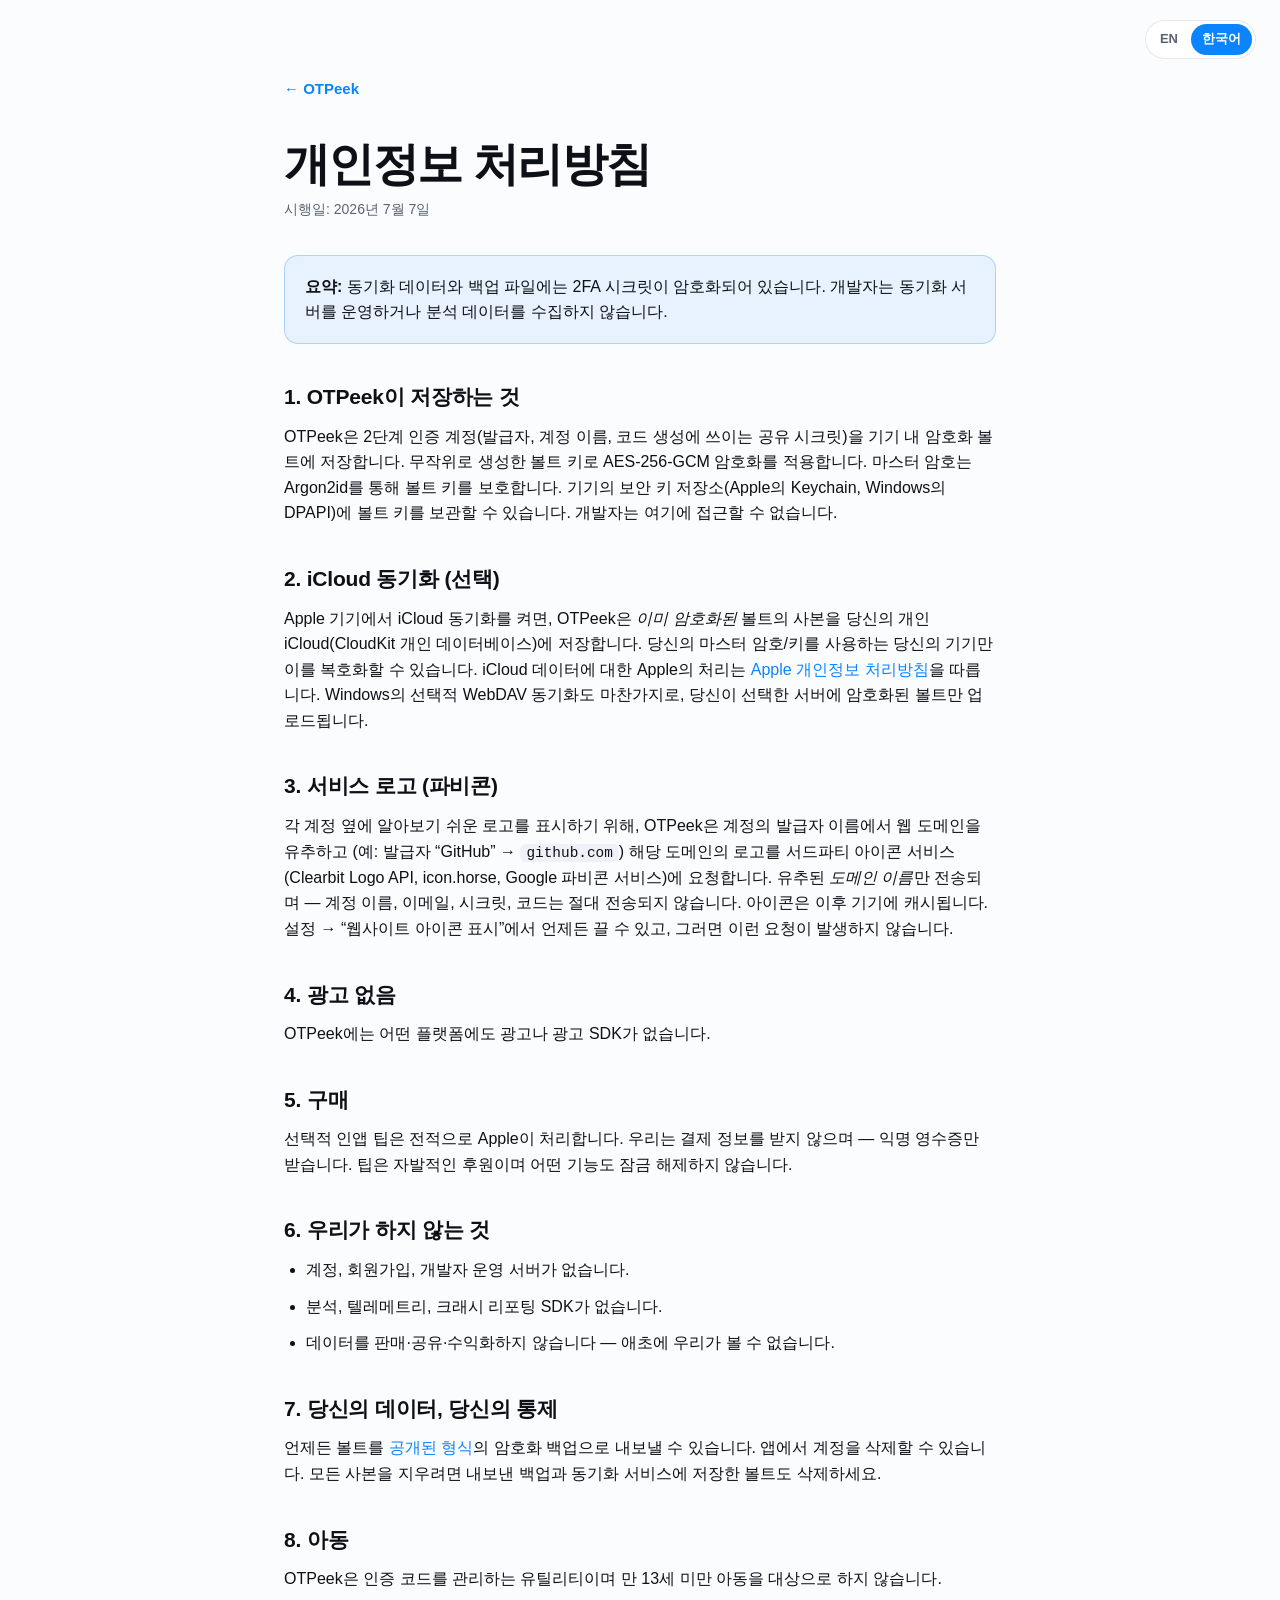
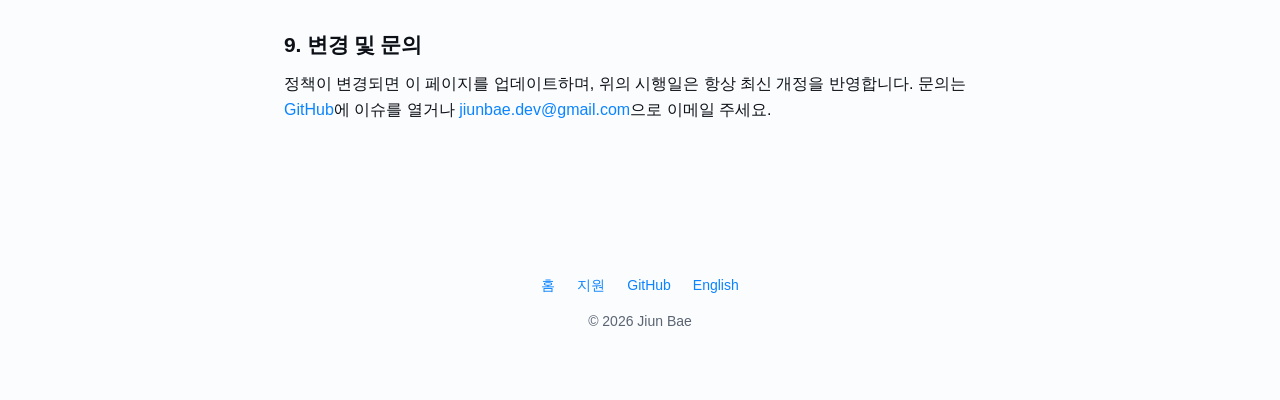
<file: website/ko/privacy.html>
<!DOCTYPE html>
<html lang="ko">
<head>
<meta charset="utf-8">
<meta name="viewport" content="width=device-width, initial-scale=1">
<title>개인정보 처리방침 — OTPeek</title>
<meta name="description" content="OTPeek 개인정보 처리방침 — 2FA 시크릿은 암호화되지 않은 채로 기기를 떠나지 않으며, 서버도 분석도 없습니다.">
<link rel="icon" href="../assets/icon-180.png">
<link rel="alternate" hreflang="en" href="https://jiun.dev/OTPeek/privacy.html">
<link rel="stylesheet" href="../assets/site.css">
</head>
<body>

<nav class="lang"><a href="../privacy.html">EN</a><a class="on" href="privacy.html">한국어</a></nav>

<div class="doc">
  <a class="back" href="./">← OTPeek</a>
  <h1>개인정보 처리방침</h1>
  <p class="updated">시행일: 2026년 7월 7일</p>

  <div class="tldr">
    <strong>요약:</strong> 동기화 데이터와 백업 파일에는 2FA 시크릿이 암호화되어 있습니다. 개발자는 동기화 서버를 운영하거나
    분석 데이터를 수집하지 않습니다.
  </div>

  <h2>1. OTPeek이 저장하는 것</h2>
  <p>OTPeek은 2단계 인증 계정(발급자, 계정 이름, 코드 생성에 쓰이는 공유 시크릿)을 기기 내 암호화 볼트에
     저장합니다. 무작위로 생성한 볼트 키로 AES-256-GCM 암호화를 적용합니다. 마스터 암호는 Argon2id를
     통해 볼트 키를 보호합니다. 기기의 보안 키 저장소(Apple의 Keychain, Windows의 DPAPI)에 볼트 키를
     보관할 수 있습니다. 개발자는 여기에
     접근할 수 없습니다.</p>

  <h2>2. iCloud 동기화 (선택)</h2>
  <p>Apple 기기에서 iCloud 동기화를 켜면, OTPeek은 <em>이미 암호화된</em> 볼트의 사본을 당신의 개인
     iCloud(CloudKit 개인 데이터베이스)에 저장합니다. 당신의 마스터 암호/키를 사용하는 당신의 기기만
     이를 복호화할 수 있습니다. iCloud 데이터에 대한 Apple의 처리는
     <a href="https://www.apple.com/legal/privacy/">Apple 개인정보 처리방침</a>을 따릅니다. Windows의
     선택적 WebDAV 동기화도 마찬가지로, 당신이 선택한 서버에 암호화된 볼트만 업로드됩니다.</p>

  <h2>3. 서비스 로고 (파비콘)</h2>
  <p>각 계정 옆에 알아보기 쉬운 로고를 표시하기 위해, OTPeek은 계정의 발급자 이름에서 웹 도메인을 유추하고
     (예: 발급자 “GitHub” → <code>github.com</code>) 해당 도메인의 로고를 서드파티 아이콘 서비스(Clearbit
     Logo API, icon.horse, Google 파비콘 서비스)에 요청합니다. 유추된 <em>도메인 이름</em>만 전송되며 —
     계정 이름, 이메일, 시크릿, 코드는 절대 전송되지 않습니다. 아이콘은 이후 기기에 캐시됩니다. 설정 →
     “웹사이트 아이콘 표시”에서 언제든 끌 수 있고, 그러면 이런 요청이 발생하지 않습니다.</p>

  <h2>4. 광고 없음</h2>
  <p>OTPeek에는 어떤 플랫폼에도 광고나 광고 SDK가 없습니다.</p>

  <h2>5. 구매</h2>
  <p>선택적 인앱 팁은 전적으로 Apple이 처리합니다. 우리는 결제 정보를 받지 않으며 — 익명 영수증만 받습니다.
     팁은 자발적인 후원이며 어떤 기능도 잠금 해제하지 않습니다.</p>

  <h2>6. 우리가 하지 않는 것</h2>
  <ul>
    <li>계정, 회원가입, 개발자 운영 서버가 없습니다.</li>
    <li>분석, 텔레메트리, 크래시 리포팅 SDK가 없습니다.</li>
    <li>데이터를 판매·공유·수익화하지 않습니다 — 애초에 우리가 볼 수 없습니다.</li>
  </ul>

  <h2>7. 당신의 데이터, 당신의 통제</h2>
  <p>언제든 볼트를
     <a href="https://github.com/jiunbae/OTPeek/blob/main/docs/ARCHITECTURE.md">공개된 형식</a>의
     암호화 백업으로 내보낼 수 있습니다. 앱에서 계정을 삭제할 수 있습니다. 모든 사본을 지우려면
     내보낸 백업과 동기화 서비스에 저장한 볼트도 삭제하세요.</p>

  <h2>8. 아동</h2>
  <p>OTPeek은 인증 코드를 관리하는 유틸리티이며 만 13세 미만 아동을 대상으로 하지 않습니다.</p>

  <h2>9. 변경 및 문의</h2>
  <p>정책이 변경되면 이 페이지를 업데이트하며, 위의 시행일은 항상 최신 개정을 반영합니다. 문의는
     <a href="https://github.com/jiunbae/OTPeek/issues">GitHub</a>에 이슈를 열거나
     <a href="mailto:jiunbae.dev@gmail.com">jiunbae.dev@gmail.com</a>으로 이메일 주세요.</p>
</div>

<footer>
  <nav>
    <a href="./">홈</a>
    <a href="support.html">지원</a>
    <a href="https://github.com/jiunbae/OTPeek">GitHub</a>
    <a href="../privacy.html">English</a>
  </nav>
  © 2026 Jiun Bae
</footer>

</body>
</html>
</file>
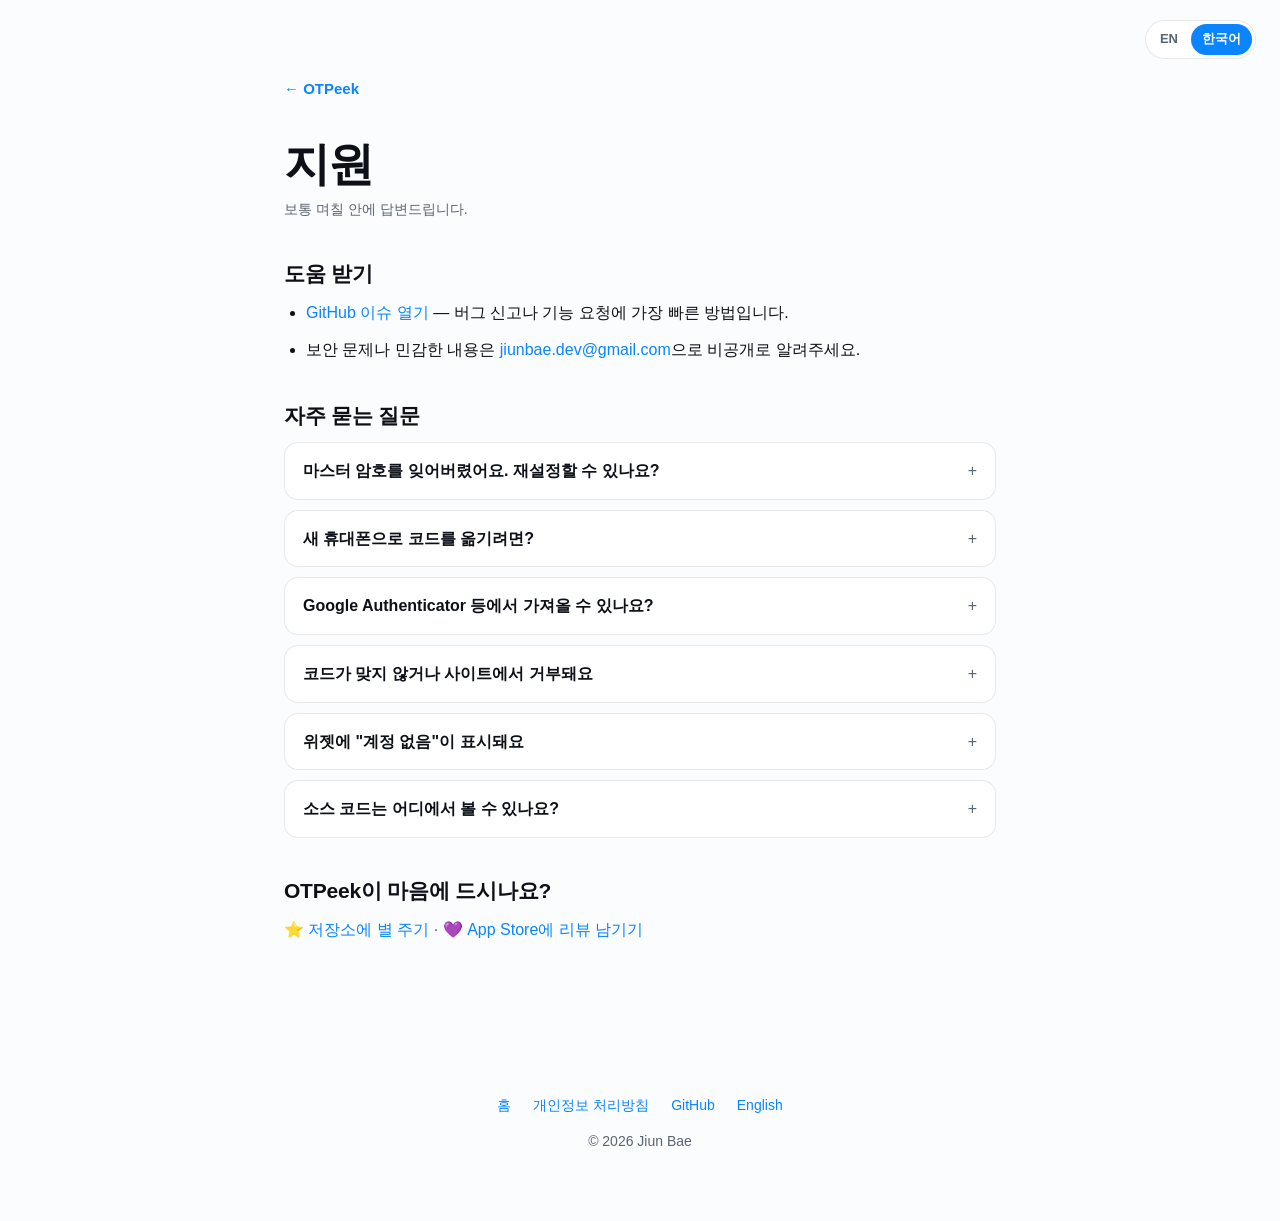
<file: website/ko/support.html>
<!DOCTYPE html>
<html lang="ko">
<head>
<meta charset="utf-8">
<meta name="viewport" content="width=device-width, initial-scale=1">
<title>지원 — OTPeek</title>
<meta name="description" content="OTPeek 도움말 — 자주 묻는 질문, 문의, 그리고 2단계 인증 코드 이전·가져오기 방법.">
<link rel="icon" href="../assets/icon-180.png">
<link rel="alternate" hreflang="en" href="https://jiun.dev/OTPeek/support.html">
<link rel="stylesheet" href="../assets/site.css">
</head>
<body>

<nav class="lang"><a href="../support.html">EN</a><a class="on" href="support.html">한국어</a></nav>

<div class="doc">
  <a class="back" href="./">← OTPeek</a>
  <h1>지원</h1>
  <p class="updated">보통 며칠 안에 답변드립니다.</p>

  <h2>도움 받기</h2>
  <ul>
    <li><a href="https://github.com/jiunbae/OTPeek/issues">GitHub 이슈 열기</a> — 버그 신고나 기능 요청에 가장 빠른 방법입니다.</li>
    <li>보안 문제나 민감한 내용은 <a href="mailto:jiunbae.dev@gmail.com">jiunbae.dev@gmail.com</a>으로 비공개로 알려주세요.</li>
  </ul>

  <h2>자주 묻는 질문</h2>

  <details><summary>마스터 암호를 잊어버렸어요. 재설정할 수 있나요?</summary>
    <p>개발자는 마스터 암호를 복구할 수 없습니다. 다른 기기에서 아직 볼트를 열 수 있다면,
       암호화된 백업을 내보낼 때 백업 암호를 정하세요. 새 기기에서는 그 백업 암호로 파일을 열 수 있습니다.</p></details>

  <details><summary>새 휴대폰으로 코드를 옮기려면?</summary>
    <p>기존 기기에서 iCloud 동기화를 켠 뒤 새 기기에서 iCloud에서 복원을 선택하고 볼트의 마스터 암호를 입력하세요.
       또는 암호화 백업을 내보낸 뒤(설정 → 암호화 백업 내보내기)
       <code>.otpvault</code> 파일을 새 기기로 AirDrop·복사하여 OTPeek으로 여세요.</p></details>

  <details><summary>Google Authenticator 등에서 가져올 수 있나요?</summary>
    <p>네 — Google Authenticator의 "계정 이전" 내보내기 QR(<code>otpauth-migration</code> 링크 지원)을
       스캔하거나, 표준 <code>otpauth://</code> QR을 스캔하거나, 시크릿을 직접 입력할 수 있습니다.</p></details>

  <details><summary>코드가 맞지 않거나 사이트에서 거부돼요</summary>
    <p>TOTP 코드는 시계에 의존합니다. 기기 시간이 자동으로 설정되어 있는지 확인하세요 — 약 30초 이상 차이가
       나면 잘못된 코드가 생성됩니다.</p></details>

  <details><summary>위젯에 "계정 없음"이 표시돼요</summary>
    <p>설치 후 앱을 한 번 열어 위젯이 공유 볼트를 읽을 수 있게 하고, 원하는 계정이 즐겨찾기되어 있는지
       확인하세요(위젯은 즐겨찾기를 먼저 보여줍니다).</p></details>

  <details><summary>소스 코드는 어디에서 볼 수 있나요?</summary>
    <p>소스 코드는 <a href="https://github.com/jiunbae/OTPeek">GitHub</a>에서 볼 수 있습니다.</p></details>

  <h2>OTPeek이 마음에 드시나요?</h2>
  <p class="muted">⭐️ <a href="https://github.com/jiunbae/OTPeek">저장소에 별 주기</a> ·
     💜 <a href="https://apps.apple.com/kr/app/otpeek/id6787845951">App Store에 리뷰 남기기</a></p>
</div>

<footer>
  <nav>
    <a href="./">홈</a>
    <a href="privacy.html">개인정보 처리방침</a>
    <a href="https://github.com/jiunbae/OTPeek">GitHub</a>
    <a href="../support.html">English</a>
  </nav>
  © 2026 Jiun Bae
</footer>

</body>
</html>
</file>
<file: website/assets/site.css>
/* OTPeek marketing site — shared styles (en + ko) */
:root {
  --accent:#0a84ff; --accent-ink:#fff; --warn:#ff453a;
  --bg:#fbfcfe; --bg2:#eef2f8; --fg:#0d1117; --fg2:#5a6472;
  --card:#ffffff; --border:rgba(13,17,23,.09); --ring-track:rgba(13,17,23,.10);
  --shadow:0 24px 60px -18px rgba(13,30,60,.28);
}
@media (prefers-color-scheme: dark) {
  :root:not([data-theme="light"]) {
    --bg:#0b0e14; --bg2:#12161f; --fg:#eef2f8; --fg2:#99a3b3;
    --card:#161b26; --border:rgba(255,255,255,.10); --ring-track:rgba(255,255,255,.12);
    --shadow:0 28px 70px -20px rgba(0,0,0,.7);
  }
}
:root[data-theme="dark"] {
  --bg:#0b0e14; --bg2:#12161f; --fg:#eef2f8; --fg2:#99a3b3;
  --card:#161b26; --border:rgba(255,255,255,.10); --ring-track:rgba(255,255,255,.12);
  --shadow:0 28px 70px -20px rgba(0,0,0,.7);
}

* { margin:0; padding:0; box-sizing:border-box; }
html { scroll-behavior:smooth; }
body { font-family:-apple-system,BlinkMacSystemFont,"SF Pro Display","Segoe UI",Roboto,sans-serif;
       background:var(--bg); color:var(--fg); line-height:1.6; -webkit-font-smoothing:antialiased;
       overflow-x:hidden; }
a { color:var(--accent); text-decoration:none; }
.wrap { max-width:1120px; margin:0 auto; padding:0 24px; }
.eyebrow { font-size:13px; font-weight:700; letter-spacing:.12em; text-transform:uppercase; color:var(--accent); }

/* language toggle (top-right) */
.lang { position:absolute; top:20px; right:24px; z-index:5; display:flex; gap:2px;
        background:var(--card); border:1px solid var(--border); border-radius:999px; padding:3px;
        font-size:13px; font-weight:600; }
.lang a { padding:5px 11px; border-radius:999px; color:var(--fg2); }
.lang a.on { background:var(--accent); color:var(--accent-ink); }

/* ---- Hero ---- */
.hero { display:grid; grid-template-columns:.9fr 1.1fr; gap:40px; align-items:center; padding:96px 0 72px; }
.hero .brand { display:flex; align-items:center; gap:14px; margin-bottom:26px; }
.hero .brand img { width:52px; height:52px; border-radius:13px; box-shadow:0 8px 22px rgba(10,132,255,.28); }
.hero .brand span { font-size:20px; font-weight:700; letter-spacing:-.01em; }
h1 { font-family:ui-rounded,"SF Pro Rounded",-apple-system,BlinkMacSystemFont,"Segoe UI",sans-serif;
     font-size:clamp(40px,6vw,62px); font-weight:800; letter-spacing:-.035em; line-height:1.03; margin:14px 0 18px; text-wrap:balance; }
h1 .grad { background:linear-gradient(100deg,var(--accent),#5ac8fa); -webkit-background-clip:text; background-clip:text; color:transparent; }
.hero .sub { max-width:34ch; color:var(--fg2); font-size:18px; }

.dl { display:flex; gap:12px; flex-wrap:wrap; margin-top:34px; }
.btn { display:inline-flex; align-items:center; gap:9px; padding:13px 22px; border-radius:13px;
       font-size:15px; font-weight:600; border:1px solid var(--border); background:var(--card); color:var(--fg);
       transition:transform .16s ease, box-shadow .16s ease, border-color .16s ease; }
.btn:hover { transform:translateY(-2px); box-shadow:0 10px 26px -8px rgba(13,30,60,.32); }
.btn.primary { background:var(--accent); color:var(--accent-ink); border-color:transparent; }
.btn svg { width:19px; height:19px; fill:currentColor; }
.note { margin-top:15px; font-size:13px; color:var(--fg2); }

/* ---- Real product screens ---- */
.hero-devices { position:relative; min-height:600px; display:flex; align-items:flex-end; justify-content:center;
                background:radial-gradient(circle at 50% 52%,rgba(10,132,255,.20),transparent 54%); }
.phone { width:100%; margin:0; padding:8px; border-radius:42px; background:#08090d;
         box-shadow:0 28px 58px -18px rgba(5,12,24,.42); }
.phone img { display:block; width:100%; height:auto; border-radius:35px; }
.phone-lead { position:relative; z-index:2; width:258px; }
.phone-side { position:absolute; z-index:1; bottom:18px; width:205px; opacity:.92; }
.phone-left { left:1%; transform:rotate(-7deg); }
.phone-right { right:1%; transform:rotate(7deg); }

/* ---- Sections ---- */
section { padding:76px 0; }
section.alt { background:var(--bg2); }
h2 { font-size:clamp(28px,4vw,42px); font-weight:800; letter-spacing:-.02em; text-align:center; text-wrap:balance; }
.lead { text-align:center; color:var(--fg2); max-width:60ch; margin:14px auto 48px; font-size:17px; }

.grid { display:grid; grid-template-columns:repeat(auto-fit,minmax(260px,1fr)); gap:16px; }
.card-f { background:var(--card); border:1px solid var(--border); border-radius:20px; padding:28px; transition:transform .16s, border-color .16s; }
.card-f:hover { transform:translateY(-3px); border-color:color-mix(in srgb, var(--accent) 45%, var(--border)); }
.card-f .emoji { font-size:27px; }
.card-f h3 { font-size:18px; margin:14px 0 7px; letter-spacing:-.01em; }
.card-f p { font-size:14.5px; color:var(--fg2); }

.section-kicker { text-align:center; margin-bottom:10px; }
.phone-shots { display:flex; align-items:flex-start; justify-content:center; gap:34px; flex-wrap:wrap; }
.screen-shot { width:min(246px,72vw); margin:0; text-align:center; }
.screen-shot .phone { width:100%; }
.screen-shot figcaption { display:grid; gap:2px; margin-top:18px; }
.screen-shot figcaption strong { font-size:15px; }
.screen-shot figcaption span { color:var(--fg2); font-size:13px; }
.mac-tour { padding-top:46px; background:linear-gradient(180deg,var(--bg),var(--bg2)); }
.mac-screen { max-width:940px; margin:0 auto; }
.mac-screen img { display:block; width:100%; height:auto; filter:drop-shadow(0 30px 44px rgba(5,12,24,.24)); }

/* ---- Windows product preview (demo accounts only) ---- */
.windows-tour { background:linear-gradient(180deg,var(--bg2),var(--bg)); }
.windows-showcase { display:grid; grid-template-columns:minmax(0,1.35fr) minmax(300px,.65fr); gap:28px; align-items:center; }
.windows-product { min-width:0; margin:0; text-align:center; }
.windows-product figcaption { display:grid; gap:2px; margin-top:18px; }
.windows-product figcaption strong { font-size:15px; }
.windows-product figcaption span { color:var(--fg2); font-size:13px; }
.windows-screenshot-frame { overflow:hidden; border:1px solid rgba(255,255,255,.13); border-radius:14px;
  background:#161a22; box-shadow:0 30px 64px -24px rgba(4,10,24,.58); }
.windows-screenshot { display:block; width:100%; height:auto; }
.windows-window, .windows-desktop { overflow:hidden; color:#f4f7fb; text-align:left; font-family:"Segoe UI",sans-serif;
  border:1px solid rgba(255,255,255,.13); box-shadow:0 30px 64px -24px rgba(4,10,24,.58); }
.windows-window { min-height:438px; border-radius:14px; background:#161a22; }
.windows-titlebar { height:42px; display:flex; align-items:center; justify-content:space-between; padding-left:14px;
  background:#11141a; border-bottom:1px solid rgba(255,255,255,.07); font-size:12px; }
.windows-brand, .widget-heading span { display:flex; align-items:center; gap:8px; font-weight:600; }
.windows-brand img, .widget-heading img { border-radius:6px; }
.windows-caption { align-self:stretch; display:flex; align-items:center; }
.windows-caption span { width:42px; height:100%; display:grid; place-items:center; color:#aeb6c4; font-size:13px; }
.windows-caption span:last-child { font-size:18px; }
.windows-app { min-height:396px; display:grid; grid-template-columns:148px 1fr; }
.windows-sidebar { display:flex; flex-direction:column; gap:5px; padding:18px 10px 12px; background:#12161d; border-right:1px solid rgba(255,255,255,.07); }
.windows-nav { display:flex; align-items:center; gap:9px; min-height:36px; padding:0 10px; border-radius:7px; color:#aab3c2; font-size:11px; }
.windows-nav span { width:16px; color:#cfd6e1; font-size:15px; text-align:center; }
.windows-nav.active { color:#fff; background:rgba(10,132,255,.19); }
.windows-nav.settings { margin-top:auto; }
.windows-content { min-width:0; padding:24px 26px 26px; background:radial-gradient(circle at 90% 0,rgba(10,132,255,.12),transparent 42%),#191e27; }
.windows-heading { display:flex; align-items:flex-end; justify-content:space-between; gap:16px; }
.windows-heading div { display:grid; gap:2px; }
.windows-heading small { color:#6caeff; font-size:8px; font-weight:700; letter-spacing:.12em; text-transform:uppercase; }
.windows-heading strong { font-size:23px; letter-spacing:-.02em; }
.windows-add-button { border-radius:7px; padding:8px 11px; color:#fff; background:#0a84ff; font:600 9px "Segoe UI",sans-serif; }
.windows-search { height:35px; display:flex; align-items:center; margin-top:18px; padding:0 12px; color:#8791a1; background:#10141b;
  border:1px solid rgba(255,255,255,.10); border-radius:7px; font-size:10px; }
.windows-section-label { display:flex; justify-content:space-between; margin:20px 2px 8px; color:#9ba5b5; font-size:9px; font-weight:600; }
.windows-account-list { display:grid; gap:7px; }
.windows-account { min-width:0; display:grid; grid-template-columns:34px minmax(74px,1fr) auto 29px; align-items:center; gap:10px;
  min-height:59px; padding:9px 11px; background:#222833; border:1px solid rgba(255,255,255,.07); border-radius:9px; }
.windows-avatar { width:32px; height:32px; display:grid; place-items:center; flex:0 0 32px; border-radius:9px; color:#fff; font-size:13px; font-weight:800; }
.windows-avatar.github { background:#333946; }
.windows-avatar.google { background:linear-gradient(135deg,#4285f4,#34a853 48%,#fbbc05 49%,#ea4335); }
.windows-avatar.aws { background:#26313f; color:#ffad32; }
.windows-avatar.microsoft { background:#1473e6; }
.windows-avatar.cloudflare { background:#f48120; }
.windows-account-name, .widget-name, .widget-code { min-width:0; display:grid; }
.windows-account-name strong, .widget-name strong { overflow:hidden; font-size:10px; white-space:nowrap; text-overflow:ellipsis; }
.windows-account-name small, .widget-name small { overflow:hidden; color:#8e98a8; font-size:8px; white-space:nowrap; text-overflow:ellipsis; }
.windows-code { font:700 17px ui-monospace,"SFMono-Regular",Consolas,monospace; letter-spacing:.035em; white-space:nowrap; }
.windows-time { color:#6caeff; font-size:8px; text-align:right; }

.windows-desktop { min-height:438px; display:flex; align-items:center; padding:32px 23px; border-radius:18px;
  background:radial-gradient(circle at 25% 18%,rgba(28,113,216,.55),transparent 33%),
             radial-gradient(circle at 75% 82%,rgba(53,41,139,.55),transparent 38%),#09111e; }
.windows-widget { width:100%; overflow:hidden; padding:18px; border:1px solid rgba(255,255,255,.15); border-radius:17px;
  background:linear-gradient(145deg,rgba(35,42,57,.96),rgba(19,24,34,.96)); box-shadow:0 22px 42px -20px #000; }
.widget-heading { display:flex; align-items:center; justify-content:space-between; margin-bottom:14px; font-size:12px; }
.widget-heading b { color:#9ca6b7; font-size:9px; letter-spacing:2px; }
.widget-hint { display:flex; justify-content:space-between; gap:10px; margin:14px 0 9px; color:#a9b3c3; font-size:8px; }
.widget-hint small { flex:0 0 auto; color:#6caeff; }
.widget-accounts { display:grid; gap:7px; }
.widget-account { min-width:0; display:grid; grid-template-columns:32px minmax(55px,1fr) auto; align-items:center; gap:9px; min-height:48px;
  padding:7px 9px; background:rgba(255,255,255,.055); border:1px solid rgba(255,255,255,.075); border-radius:10px; }
.widget-account:hover { background:rgba(10,132,255,.13); border-color:rgba(10,132,255,.38); }
.widget-code { gap:1px; text-align:right; }
.widget-code strong { font:700 15px ui-monospace,"SFMono-Regular",Consolas,monospace; letter-spacing:.025em; white-space:nowrap; }
.widget-code small { color:#6caeff; font-size:7px; white-space:nowrap; }

.support { text-align:center; }
.strip { display:flex; gap:14px; justify-content:center; flex-wrap:wrap; margin-top:8px; }

footer { padding:52px 0 68px; text-align:center; color:var(--fg2); font-size:14px; }
footer nav { display:flex; gap:22px; justify-content:center; flex-wrap:wrap; margin-bottom:14px; }

/* ---- Document pages (support / privacy) ---- */
.doc { max-width:760px; margin:0 auto; padding:76px 24px 88px; }
.doc .back { display:inline-block; margin-bottom:26px; font-size:15px; font-weight:600; }
.doc h1 { font-size:clamp(32px,5vw,46px); margin-bottom:10px; }
.doc .updated { color:var(--fg2); font-size:14px; margin-bottom:34px; }
.doc h2 { font-size:21px; text-align:left; margin:36px 0 10px; letter-spacing:-.01em; }
.doc p, .doc li { font-size:16px; color:var(--fg); margin-bottom:11px; }
.doc p.muted, .doc li.muted { color:var(--fg2); }
.doc ul { padding-left:22px; }
.doc a { font-weight:500; }
details { background:var(--card); border:1px solid var(--border); border-radius:14px; padding:15px 18px; margin-bottom:10px; }
summary { font-weight:600; cursor:pointer; list-style:none; }
summary::-webkit-details-marker { display:none; }
summary::after { content:"+"; float:right; color:var(--fg2); font-weight:400; }
details[open] summary::after { content:"–"; }
details p { margin:11px 0 2px; color:var(--fg2); }
.tldr { background:color-mix(in srgb, var(--accent) 8%, transparent); border:1px solid color-mix(in srgb, var(--accent) 28%, transparent);
        border-radius:14px; padding:18px 20px; margin:4px 0 8px; font-size:16px; }
.doc code { font-family:ui-monospace,"SF Mono",Menlo,monospace; font-size:.9em;
            background:var(--bg2); padding:1px 6px; border-radius:6px; }

@media (max-width:860px) {
  .hero { grid-template-columns:1fr; gap:40px; padding:76px 0 40px; text-align:center; }
  .hero .brand, .dl { justify-content:center; }
  .hero .sub { max-width:none; }
  .hero-devices { width:min(680px,100%); min-height:600px; margin:0 auto; }
  .windows-showcase { grid-template-columns:1fr; max-width:680px; margin:0 auto; gap:44px; }
  .widget-product { width:min(430px,100%); justify-self:center; }
}
@media (max-width:560px) {
  .hero { padding-top:82px; }
  .hero-devices { min-height:auto; }
  .phone-lead { width:min(258px,72vw); }
  .phone-side { display:none; }
  section { padding:62px 0; }
  .phone-shots { gap:48px; }
  .mac-tour { padding-top:26px; }
  .windows-window { min-height:360px; }
  .windows-app { min-height:318px; grid-template-columns:1fr; }
  .windows-sidebar { display:none; }
  .windows-content { padding:19px 15px 20px; }
  .windows-account { grid-template-columns:32px minmax(64px,1fr) auto; gap:8px; }
  .windows-time { display:none; }
  .windows-code { font-size:14px; }
  .windows-desktop { min-height:384px; padding:20px 12px; }
  .windows-widget { padding:14px 12px; }
  .widget-account { grid-template-columns:30px minmax(46px,1fr) auto; gap:7px; padding:8px 7px; }
  .widget-code strong { font-size:13px; }
  .widget-code small { font-size:6.5px; }
}
@media (prefers-reduced-motion:reduce) { html { scroll-behavior:auto; } }
</file>
